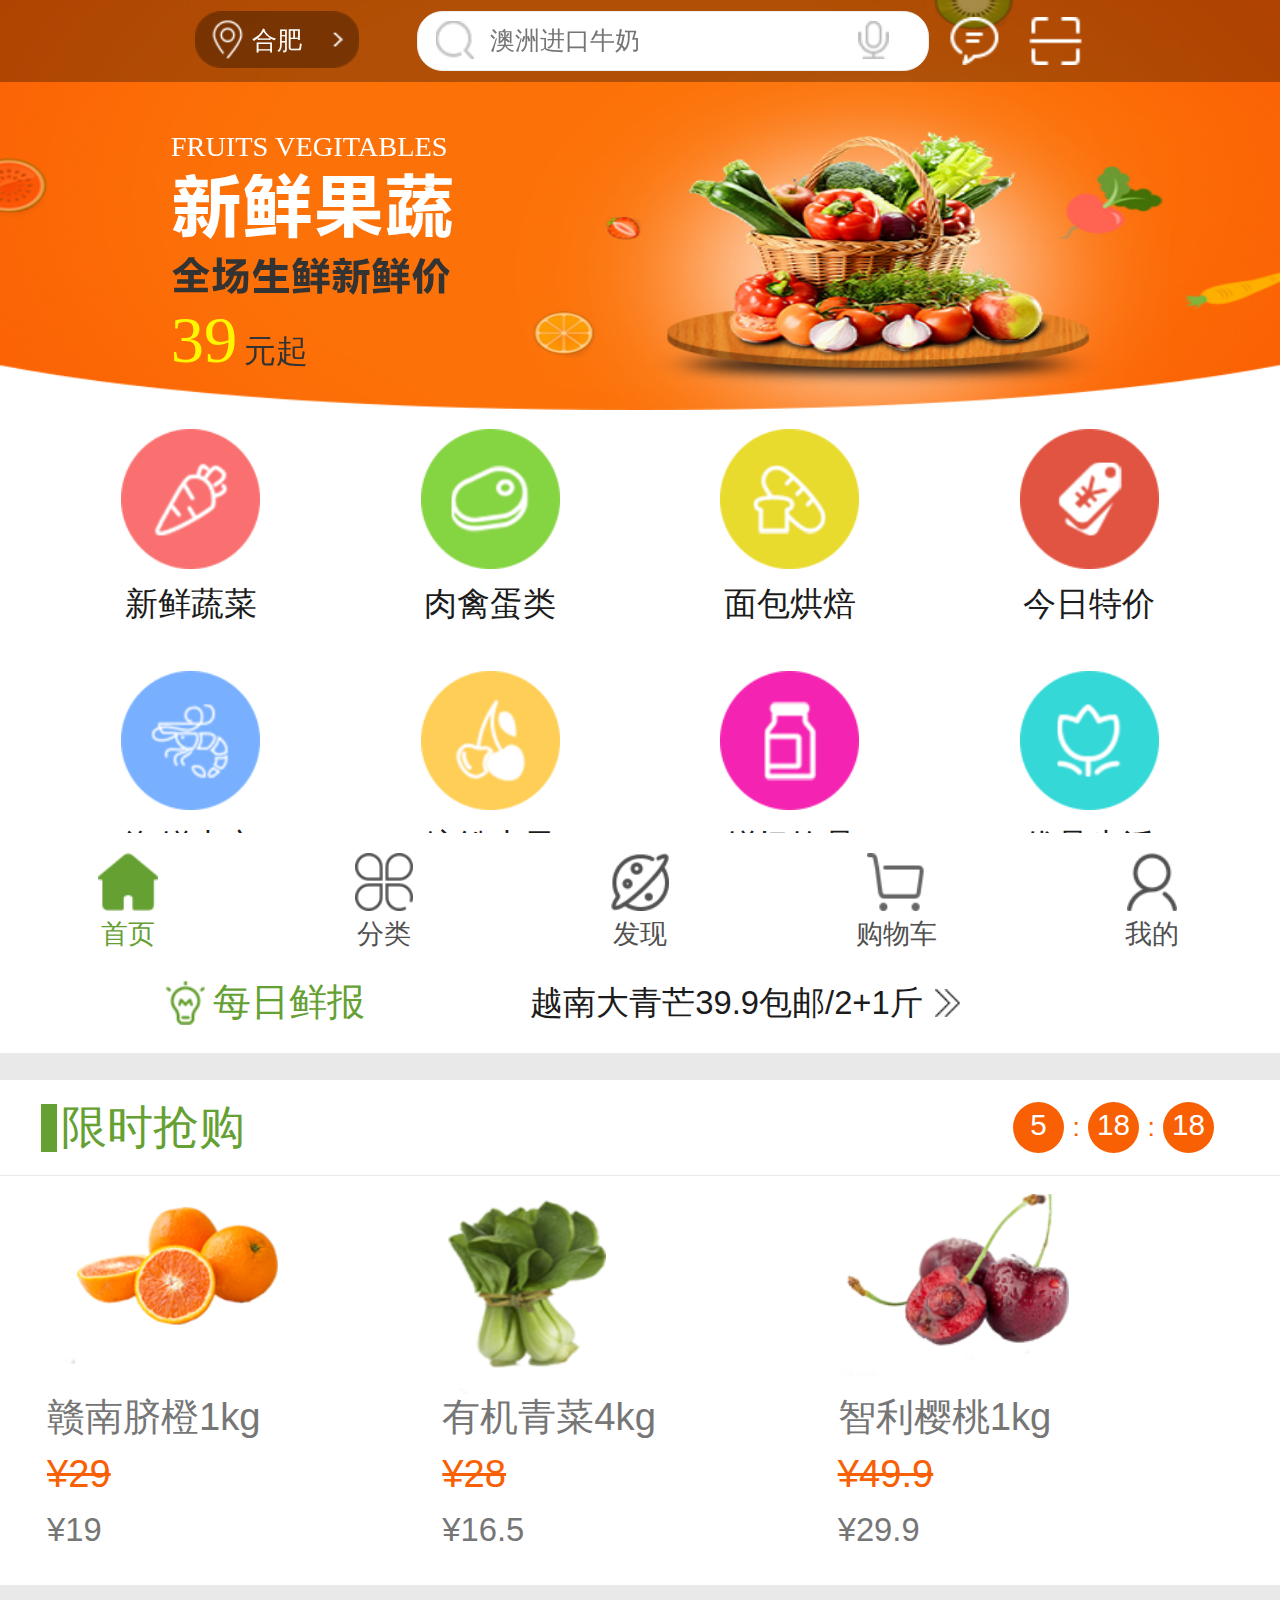
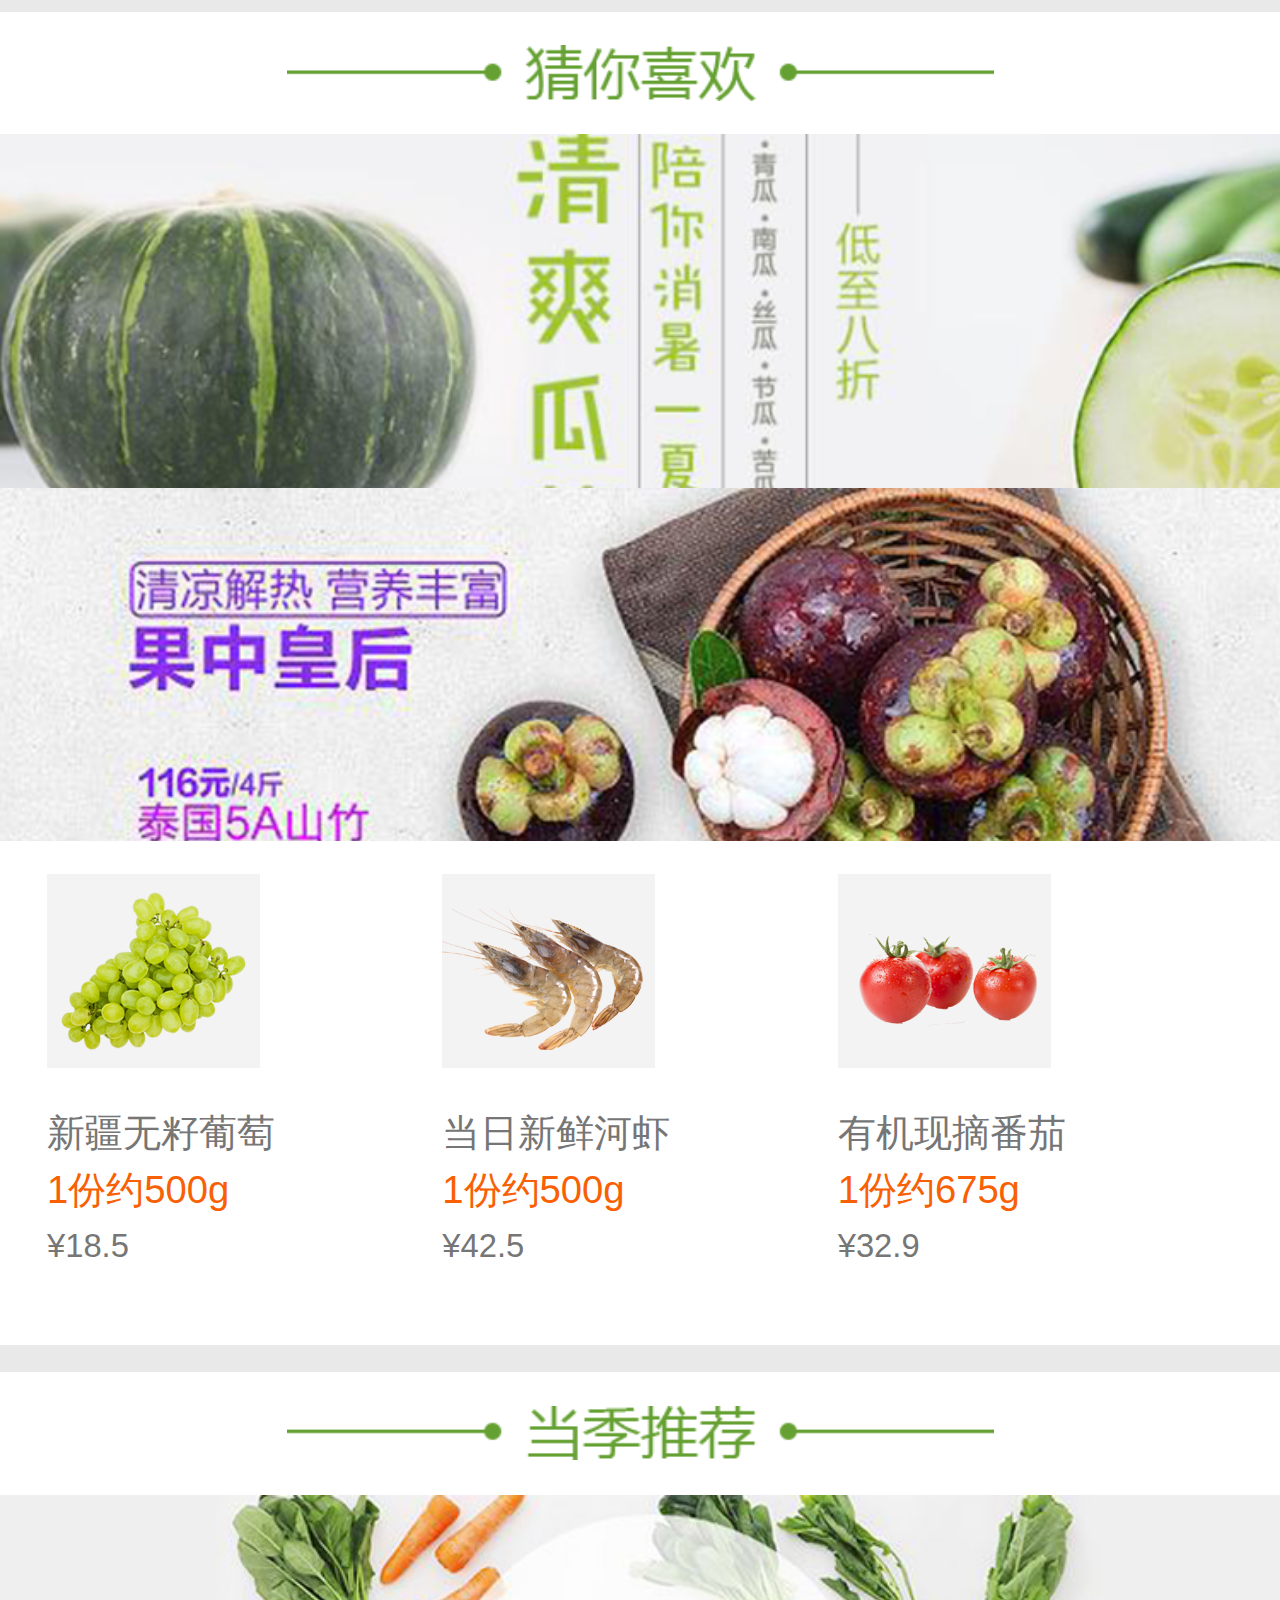
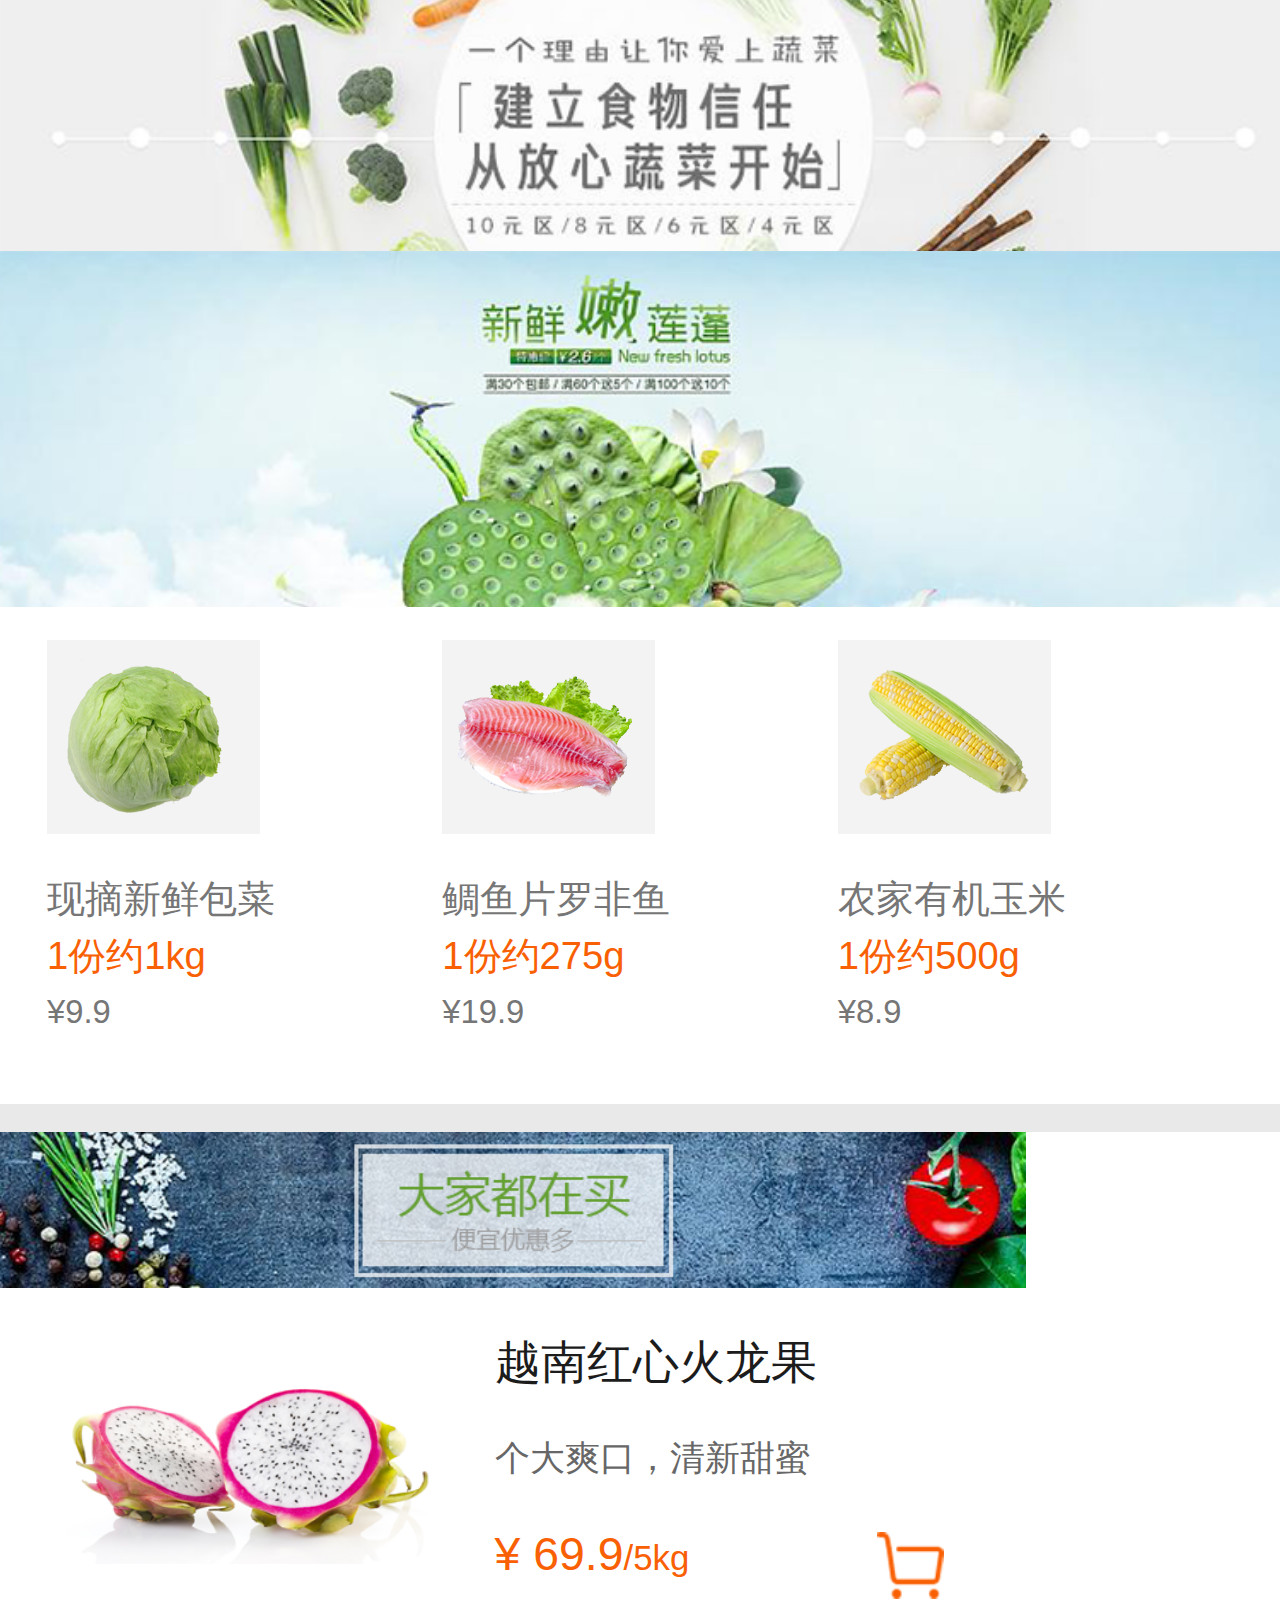
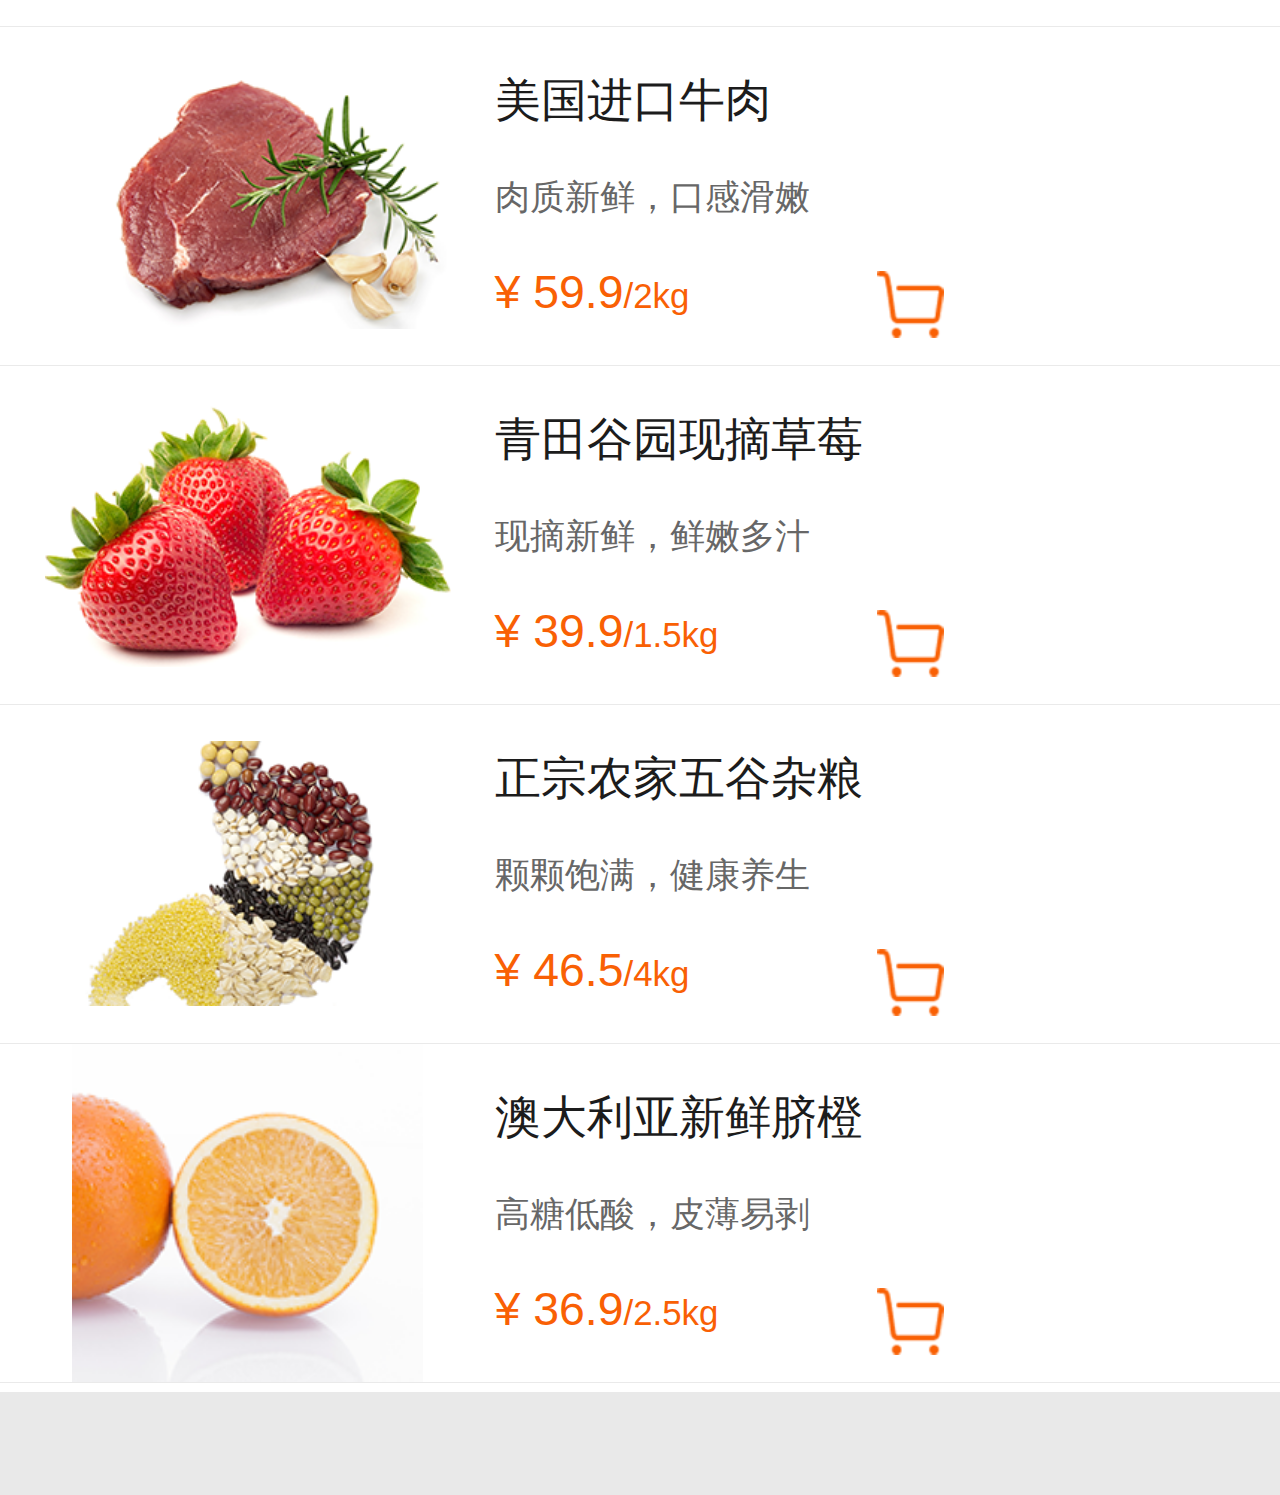
<file: index.html>
<!doctype html>
<html>
<head>
    <meta charset="UTF-8">
    <meta name="viewport" content="width=device-width, initial-scale=1.0, maximum-scale=1.0, user-scalable=0">
    <title>首页</title>
    <link rel="stylesheet" href="css/reset.css">
    <link rel="stylesheet" href="css/index.css">
    <link rel="stylesheet" href="css/swiper-3.4.2.min.css">
    <script src="js/jquery-3.2.1.min.js"></script>
    <script src="js/swiper-3.4.2.jquery.min.js"></script>
    <script src="js/index.js"></script>
    <script src="js/time.js"></script>
    <style>
        @font-face{
            font-family:fzzhengheis-el-gbregular;
            src: url('font/HELVETI1.TTF');
            font-family:FZLTCHJW;
            src: url('font/FZLTCHJW.TTF');
        }
    </style>
    </head>
<body>
   <section class="banner">
       <div class="banner-nav content">
           <span class="nav-adress">合肥</span>
           <span class="nav-content">
               <img src="img/search.png" class="nav-serach-img">
               <input type="text" placeholder="澳洲进口牛奶" class="nav-search">
               <img src="img/voice.png" class="nav-voice">
               <div class="nav-icon"></div>
            </span>
           </span>
       </div>
        <div class="swiper-container">
            <div class="swiper-wrapper">
                <div class="swiper-slide">
                    <img src="img/banner.png">
                    <p class="swiper-slide-tit">FRUITS VEGITABLES</p>
                    <p class="swiper-font">新鲜果蔬</p>
                    <p class="swiper-tit-se">全场生鲜新鲜价</p>
                    <p class="siper-tit-th">39 <span>元起</span></p>
                    </div>
                <div class="swiper-slide"><img src="img/banner2.jpg"></div>
                <div class="swiper-slide"><img src="img/banner3.jpg"></div>
                <div class="swiper-slide"><img src="img/banner4.jpg"></div>
            </div>
            <!--<div class="swiper-pagination"></div>-->
        </div> 
    </section>
    <section class="nav">
        <div class="content nav-item">
            <div class="nav-show">
            <a href="###" class="nav-sider">
                <div class="nav-sider-img">
                    <img src="img/vegetables.png">
                </div>
                <p>新鲜蔬菜</p>
            </a>
            <a href="###" class="nav-sider">
                <div class="nav-sider-img">
                    <img src="img/seafood.png">
                </div>
                <p>海鲜水产</p>
            </a>
            <a href="###" class="nav-sider">
                <div class="nav-sider-img">
                    <img src="img/meet.png">
                </div>
                <p>肉禽蛋类</p>
            </a>
            <a href="###" class="nav-sider">
                <div class="nav-sider-img">
                    <img src="img/fruit.png">
                </div>
                <p>缤纷水果</p>
            </a>
            <a href="###" class="nav-sider">
                <div class="nav-sider-img">
                    <img src="img/bread.png">
                </div>
                <p>面包烘焙</p>
            </a>
            <a href="###" class="nav-sider">
                <div class="nav-sider-img">
                    <img src="img/milk.png">
                </div>
                <p>鲜奶饮品</p>
            </a>
            <a href="###" class="nav-sider">
                <div class="nav-sider-img">
                    <img src="img/suprise.png">
                </div>
                <p>今日特价</p>
            </a>
            <a href="###" class="nav-sider">
                <div class="nav-sider-img">
                    <img src="img/evaluate.png">
                </div>
                <p>优品生活</p>
            </a>
        </div>
        <div class="nav-show">
            <a href="###" class="nav-sider">
                <div class="nav-sider-img">
                    <img src="img/vegetables.png">
                </div>
                <p>新鲜蔬菜</p>
            </a>
            <a href="###" class="nav-sider">
                <div class="nav-sider-img">
                    <img src="img/seafood.png">
                </div>
                <p>海鲜水产</p>
            </a>
            <a href="###" class="nav-sider">
                <div class="nav-sider-img">
                    <img src="img/meet.png">
                </div>
                <p>肉禽蛋类</p>
            </a>
            <a href="###" class="nav-sider">
                <div class="nav-sider-img">
                    <img src="img/fruit.png">
                </div>
                <p>缤纷水果</p>
            </a>
            <a href="###" class="nav-sider">
                <div class="nav-sider-img">
                    <img src="img/bread.png">
                </div>
                <p>面包烘焙</p>
            </a>
            <a href="###" class="nav-sider">
                <div class="nav-sider-img">
                    <img src="img/milk.png">
                </div>
                <p>鲜奶饮品</p>
            </a>
            <a href="###" class="nav-sider">
                <div class="nav-sider-img">
                    <img src="img/suprise.png">
                </div>
                <p>今日特价</p>
            </a>
            <a href="###" class="nav-sider">
                <div class="nav-sider-img">
                    <img src="img/evaluate.png">
                </div>
                <p>优品生活</p>
            </a>
        </div>
        </div>
        <div class="nav-contrl">
            <div class="contrl-item conterl-active"></div>
            <div class="contrl-item"></div>
        </div>
        <div class="nav-foot content">
            <div class="nav-foot-tit">
               <img src="img/creative.png">
               <p>每日鲜报</p> 
            </div>
            <div class="nav-foot-content">
                <p>越南大青芒39.9包邮/2+1斤</p>
                <IMG src="img/more.png">
            </div>
        </div>
    </section> 
    <!--nav结束-->
    <section class="scare">
        <div class="scare-tit">
            <div class="scare-tit-content content">
                <div class="scare-tit-nav">
                    <p>限时抢购</p>
                </div>
                 <div class="scare-time">
                     <div class="time-circle" id="hours"></div>:
                     <div class="time-circle" id="minutes"></div>:
                     <div class="time-circle" id ="seconds"></div>
                 </div>
            </div>
        </div>
        <div class="scare-intro content">
            <div class="scare-intro-item">
                <div class="sacre-intro-img">
                    <img src="img/scare1.png">
                </div>
                <p class="sarcre-intro-tit">赣南脐橙1kg</p>
                <p class="sarcre-intro-tit spe-line">¥29</p>
                <p class="sarcre-intro-tit">¥19</p>
            </div>
            <div class="scare-intro-item">
                <div class="sacre-intro-img">
                    <img class="sacre-spe-img" src="img/scare.png">
                </div>
                <p class="sarcre-intro-tit">有机青菜4kg</p>
                <p class="sarcre-intro-tit spe-line">¥28</p>
                <p class="sarcre-intro-tit">¥16.5</p>
            </div>
            <div class="scare-intro-item">
                <div class="sacre-intro-img">
                    <img src="img/scare2.png">
                </div>
                <p class="sarcre-intro-tit">智利樱桃1kg</p>
                <p class="sarcre-intro-tit spe-line">¥49.9</p>
                <p class="sarcre-intro-tit">¥29.9</p>
            </div>
        </div>
    </section>
    <section class="like">
        <div class="like-nav content"></div>
        <div class="like-contetn"></div>
        <div class="like-contetn"></div>
        <div class="like-intro content">
            <div class="like-intro-content">
                <div class="like-intro-sider">
                    <img src="img/like-intro.png">
                </div>
                <p class="sarcre-intro-tit">新疆无籽葡萄</p>
                <p class="sarcre-intro-tit ">1份约500g</p>
                <p class="sarcre-intro-tit">¥18.5</p>                               
            </div>
            <div class="like-intro-content">
                <div class="like-intro-sider">
                    <img src="img/like-intro1.png">
                </div>
                <p class="sarcre-intro-tit">当日新鲜河虾</p>
                <p class="sarcre-intro-tit ">1份约500g</p>
                <p class="sarcre-intro-tit">¥42.5</p>
            </div>
            <div class="like-intro-content">
                <div class="like-intro-sider">
                    <img src="img/like-intro2.png">
                </div>
                <p class="sarcre-intro-tit">有机现摘番茄</p>
                <p class="sarcre-intro-tit">1份约675g</p>
                <p class="sarcre-intro-tit">¥32.9</p>
            </div>
        </div>
    </section>
    </section>
    <section class="recommend">
        <div class="recommend-nav content"></div>
        <div class="recommend-content"></div>
        <div class="recommend-content"></div>
        <div class="like-intro content">
            <div class="like-intro-content">
                <div class="like-intro-sider">
                    <img src="img/recomend-vegetables.png">
                </div>
                <p class="sarcre-intro-tit">现摘新鲜包菜</p>
                <p class="sarcre-intro-tit ">1份约1kg</p>
                <p class="sarcre-intro-tit">¥9.9</p>                               
            </div>
            <div class="like-intro-content">
                <div class="like-intro-sider">
                    <img src="img/fish.png">
                </div>
                <p class="sarcre-intro-tit">鲷鱼片罗非鱼</p>
                <p class="sarcre-intro-tit ">1份约275g</p>
                <p class="sarcre-intro-tit">¥19.9</p>
            </div>
            <div class="like-intro-content">
                <div class="like-intro-sider">
                    <img src="img/recomend-vegetables2.png">
                </div>
                <p class="sarcre-intro-tit">农家有机玉米</p>
                <p class="sarcre-intro-tit">1份约500g</p>
                <p class="sarcre-intro-tit">¥8.9</p>
            </div>
        </div>
    </section>
    <section class="family">
        <div class="family-nav"></div>
        <div class="family-content">
            <div class="family-content-img"></div>
            <div class="family-content-intro">
                <p class="family-intro-tit">越南红心火龙果</p>
                <p class="family-intro-tit">个大爽口，清新甜蜜</p>
                <p class="family-intro-tit">¥ 69.9<span>/5kg</span></p>
                <img src="img/cart.png">
            </div>
        </div>
        <div class="family-content">
            <div class="family-content-img family1"></div>
            <div class="family-content-intro">
                <p class="family-intro-tit">美国进口牛肉</p>
                <p class="family-intro-tit">肉质新鲜，口感滑嫩</p>
                <p class="family-intro-tit">¥ 59.9<span>/2kg</span></p>
                <img src="img/cart.png">
            </div>
        </div>
        <div class="family-content">
            <div class="family-content-img family2"></div>
            <div class="family-content-intro">
                <p class="family-intro-tit">青田谷园现摘草莓</p>
                <p class="family-intro-tit">现摘新鲜，鲜嫩多汁</p>
                <p class="family-intro-tit">¥ 39.9<span>/1.5kg</span></p>
                <img src="img/cart.png">
            </div>
        </div>
        <div class="family-content">
            <div class="family-content-img family3"></div>
            <div class="family-content-intro">
                <p class="family-intro-tit">正宗农家五谷杂粮</p>
                <p class="family-intro-tit">颗颗饱满，健康养生</p>
                <p class="family-intro-tit">¥ 46.5<span>/4kg</span></p>
                <img src="img/cart.png">
            </div>
        </div>
        <div class="family-content">
            <div class="family-content-img family4"></div>
            <div class="family-content-intro">
                <p class="family-intro-tit">澳大利亚新鲜脐橙</p>
                <p class="family-intro-tit">高糖低酸，皮薄易剥</p>
                <p class="family-intro-tit">¥ 36.9<span>/2.5kg</span></p>
                <img src="img/cart.png">
            </div>
        </div>
    </section>
    <section class="footer">
        <div class="footer-content">
            <img src="img/home_fill.png">
            <p class="footer-intro footer-intro-active">首页</p>
        </div>
        <div class="footer-content">
            <img src="img/all.png">
            <p class="footer-intro ">分类</p>
        </div>
        <div class="footer-content">
            <img src="img/discover.png">
            <p class="footer-intro ">发现</p>
        </div>
        <div class="footer-content">
            <img src="img/foot-cart .png">
            <p class="footer-intro">购物车</p>
        </div>
        <div class="footer-content">
            <img src="img/people.png">
            <p class="footer-intro">我的</p>
        </div>
    </section>
</body>
<script>
         (function (doc, win) {
            var docEl = doc.documentElement,
                    resizeEvt = 'orientationchange' in window ? 'orientationchange' : 'resize',
                    recalc = function () {
                        var clientWidth = docEl.clientWidth;
                        if (!clientWidth) return;
                        if (clientWidth >= 768) {
                            docEl.style.fontSize = '76.8px';
                        }else {
                            docEl.style.fontSize = 75 * (clientWidth / 750) + 'px';
                        }
                        if(clientWidth >= 1000){
                            docEl.style.fontSize = '102.4px';
                        }
                    };
            if (!doc.addEventListener) return;
            win.addEventListener(resizeEvt, recalc, false);
            doc.addEventListener('DOMContentLoaded', recalc, false);
        })(document, window);
    </script>
<script>
$(document).ready(function(){
    var mySwiper = new Swiper(".swiper-container",{
        pagination: '.swiper-pagination',
        //paginationClickable: true,
        loop:true,
        //slidesPerView: 1,
        autoplay: 3000,
    })
    $(document).ready(function(){
      $(".footer-content:eq(0)").click(function() {  
             window.location.href="index.html";
        });
        $(".footer-content:eq(1)").click(function() {  
             window.location.href="classify.html";
        });
        $(".footer-content:eq(2)").click(function() {  
             window.location.href="guide.html";
        });
        $(".footer-content:eq(3)").click(function() {  
             window.location.href="detail.html";
        });
        $(".footer-content:eq(4)").click(function() {  
             window.location.href="login.html";
        });  
    }) 
})    
</script>
</html>
</file>
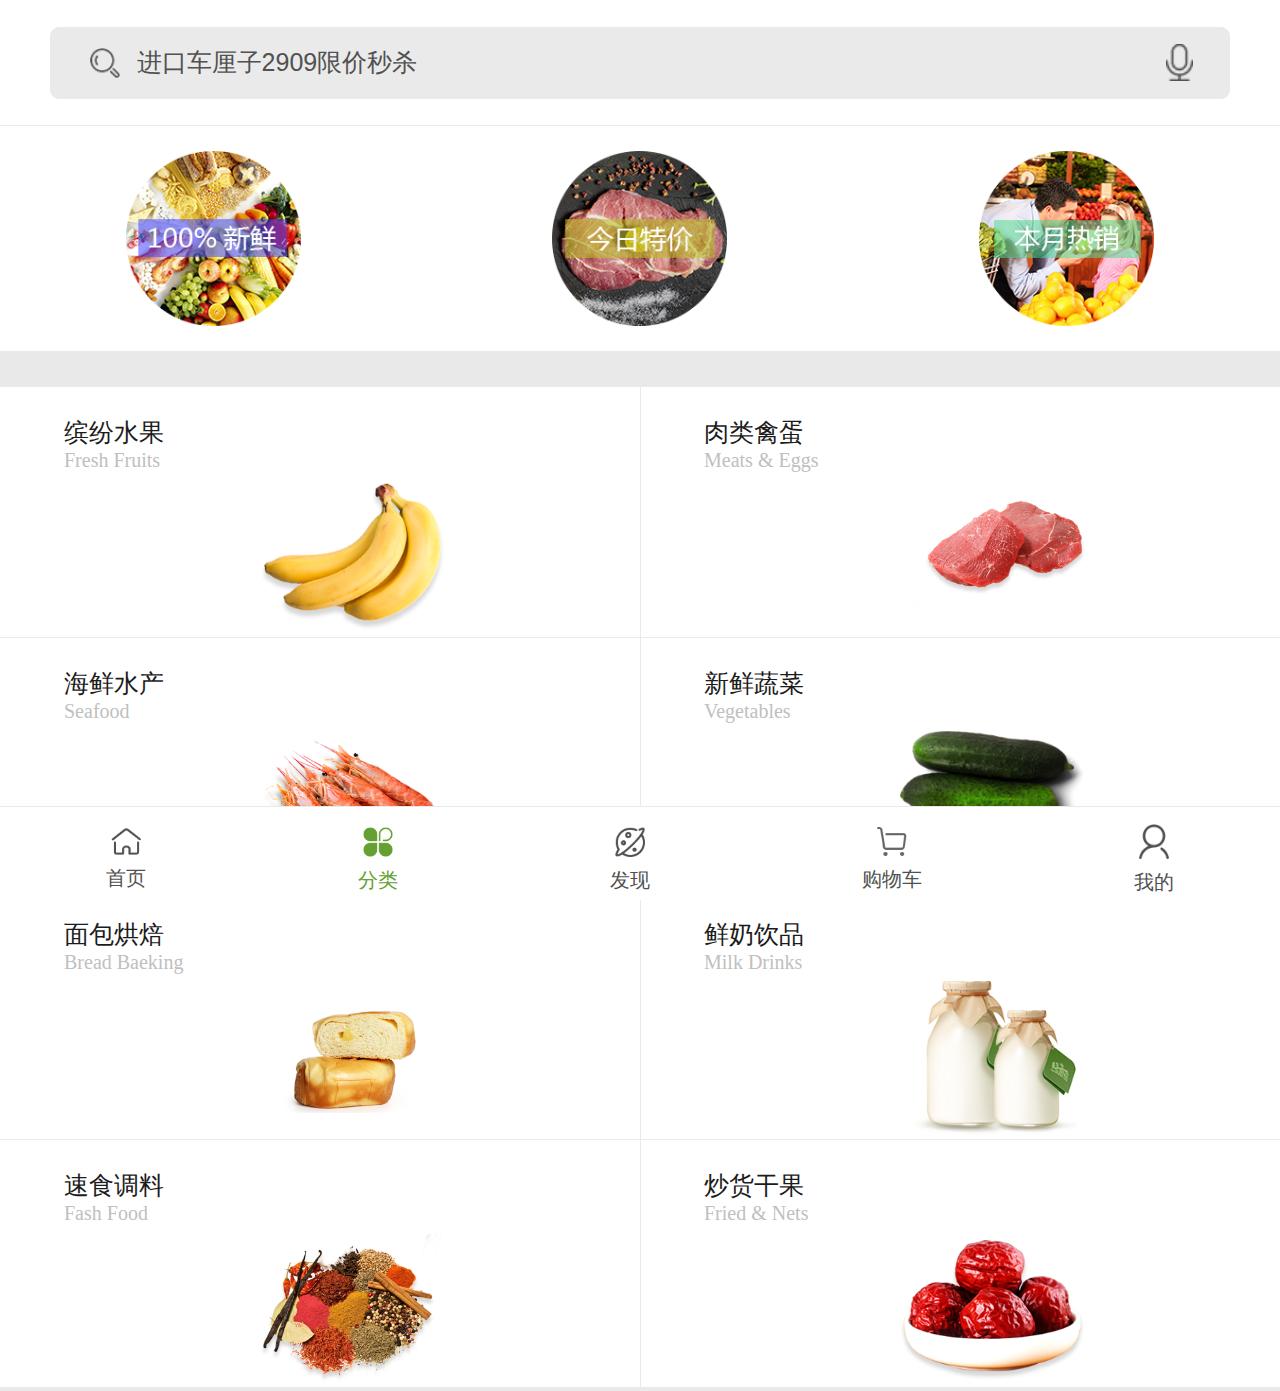
<file: classify.html>
<!DOCTYPE html>
<html lang="en">
<head>
    <meta charset="UTF-8" />
    <title>分类</title>
    <link rel="stylesheet" type="text/css" href="css/ware.css">
    <meta name="viewport" content="width=device-width, initial-scale=1.0, maximum-scale=1.0, user-scalable=0" />
</head>
<body>
<header>
    <div class="form">
        <img src="image/ss.png" alt="">
        <input type="search" name="" value="进口车厘子2909限价秒杀">
        <img src="image/yy.png" alt="" class="right_img">
    </div>
</header>
<div class="nav">
    <img src="image/new.png" alt="">
    <img src="image/tod.png" alt="">
    <img src="image/mon.png" alt="" >
</div>
<div class="main">
    <span></span>
    <div class="con">
        <p>缤纷水果</p>
        <p class="text">Fresh Fruits</p>
        <div class="frut">
            <img src="image/Bananas1.png" alt="">
        </div>
    </div>
    <div class="con">
        <p>肉类禽蛋</p>
        <p class="text">Meats & Eggs</p>
        <div class="frut">
            <img src="image/r.png" alt="">
        </div>
    </div>
    <div class="con">
        <p>海鲜水产</p>
        <p class="text">Seafood</p>
        <div class="frut">
            <img src="image/x.png" alt="">
        </div>
    </div>
    <div class="con">
        <p>新鲜蔬菜</p>
        <p class="text">Vegetables</p>
        <div class="frut">
            <img src="image/Cucumbers.png" alt="">
        </div>
    </div>
    <div class="con">
        <p>面包烘焙</p>
        <p class="text">Bread Baeking</p>
        <div class="frut">
            <img src="image/mb.png" alt="">
        </div>
    </div>
    <div class="con">
        <p>鲜奶饮品</p>
        <p class="text">Milk Drinks</p>
        <div class="frut">
            <img src="image/milk.png" alt="">
        </div>
    </div>
    <div class="con">
        <p>速食调料</p>
        <p class="text">Fash Food</p>
        <div class="frut">
            <img src="image/l.png" alt="">
        </div>
    </div>
    <div class="con">
        <p>炒货干果</p>
        <p class="text">Fried & Nets</p>
        <div class="frut">
            <img src="image/z.png" alt="">
        </div>
    </div>
</div>
<div class="footer">
    <ul>
        <a href="index.html"><img src="image/home.png" alt="">首页</a>
        <a href="###"><img src="image/fl.png" alt="">分类</a>
        <a href="guide.html"><img src="image/discover.png" alt="">发现</a>
        <a href="detail.html"><img src="image/foot-cart.png" alt="">购物车</a>
        <a href="login.html"><img src="image/people.png" alt="">我的</a>
    </ul>
</div>
</body>
</html>
</file>
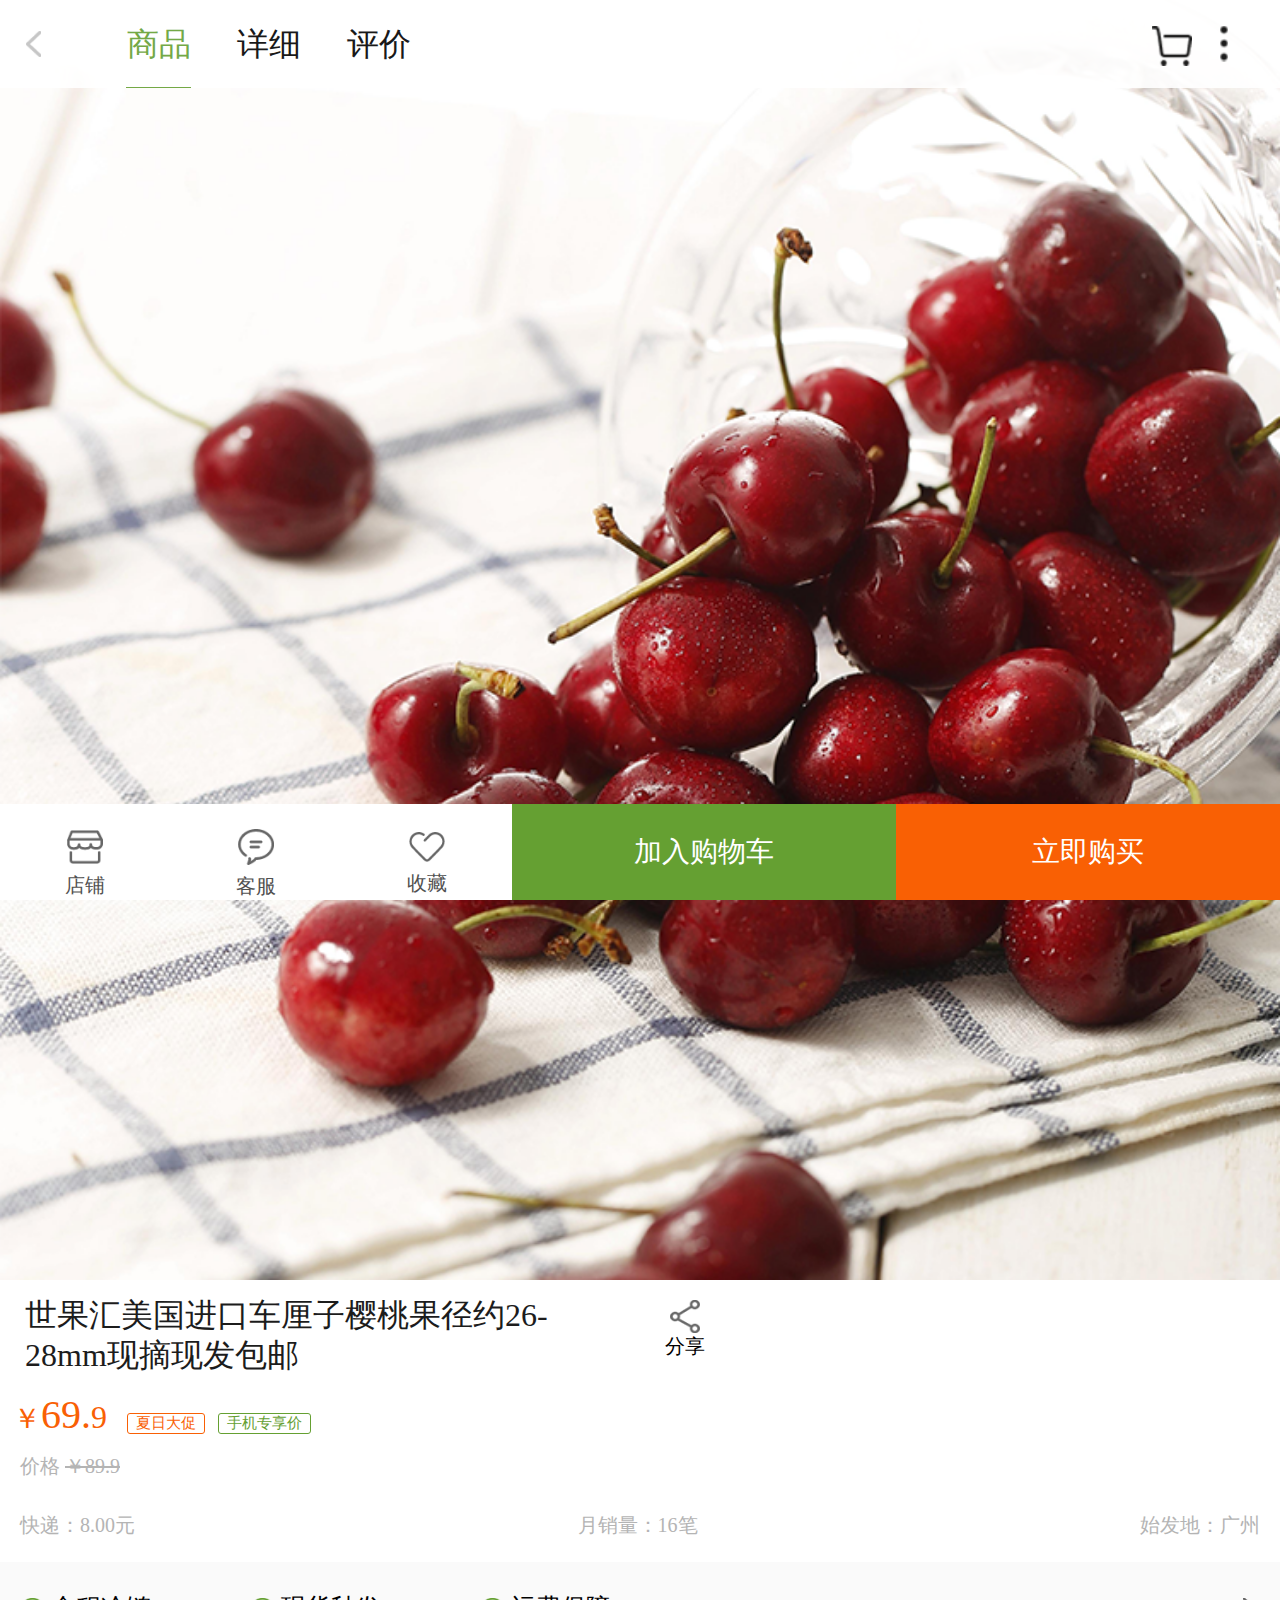
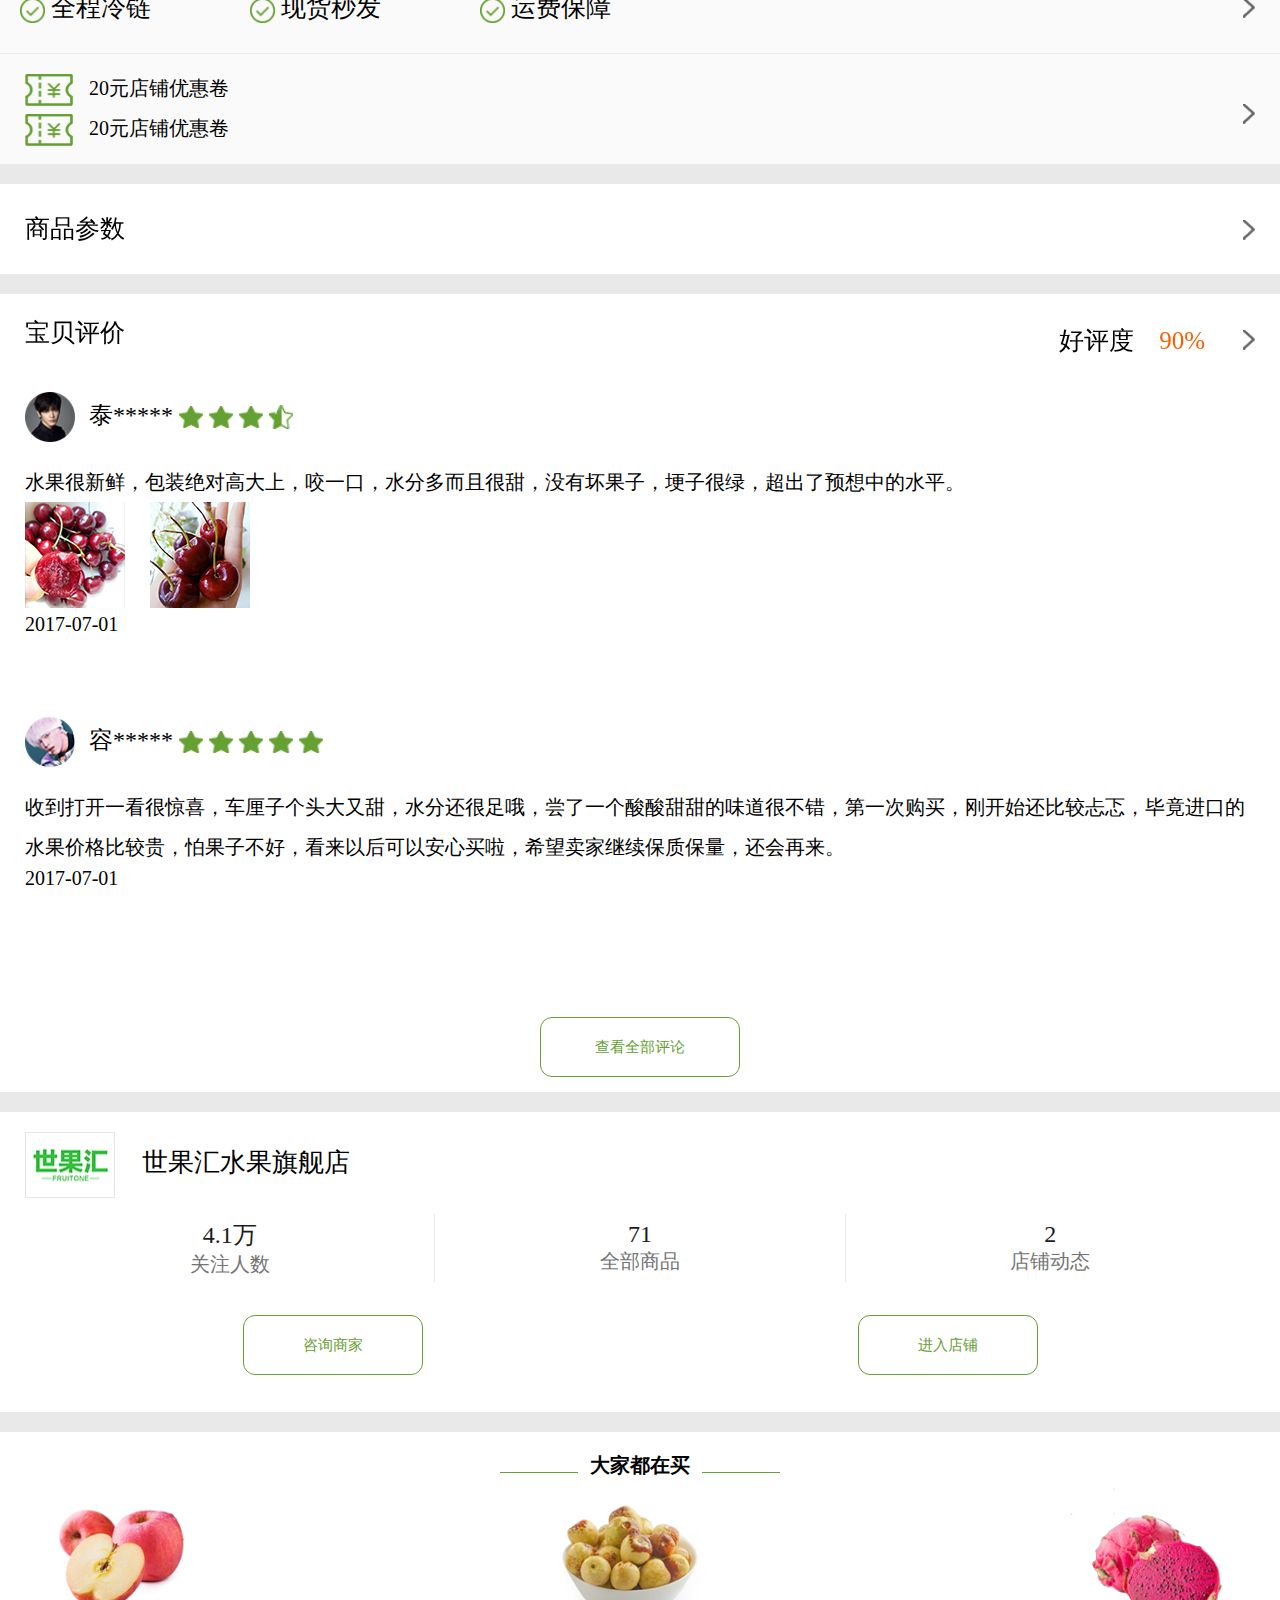
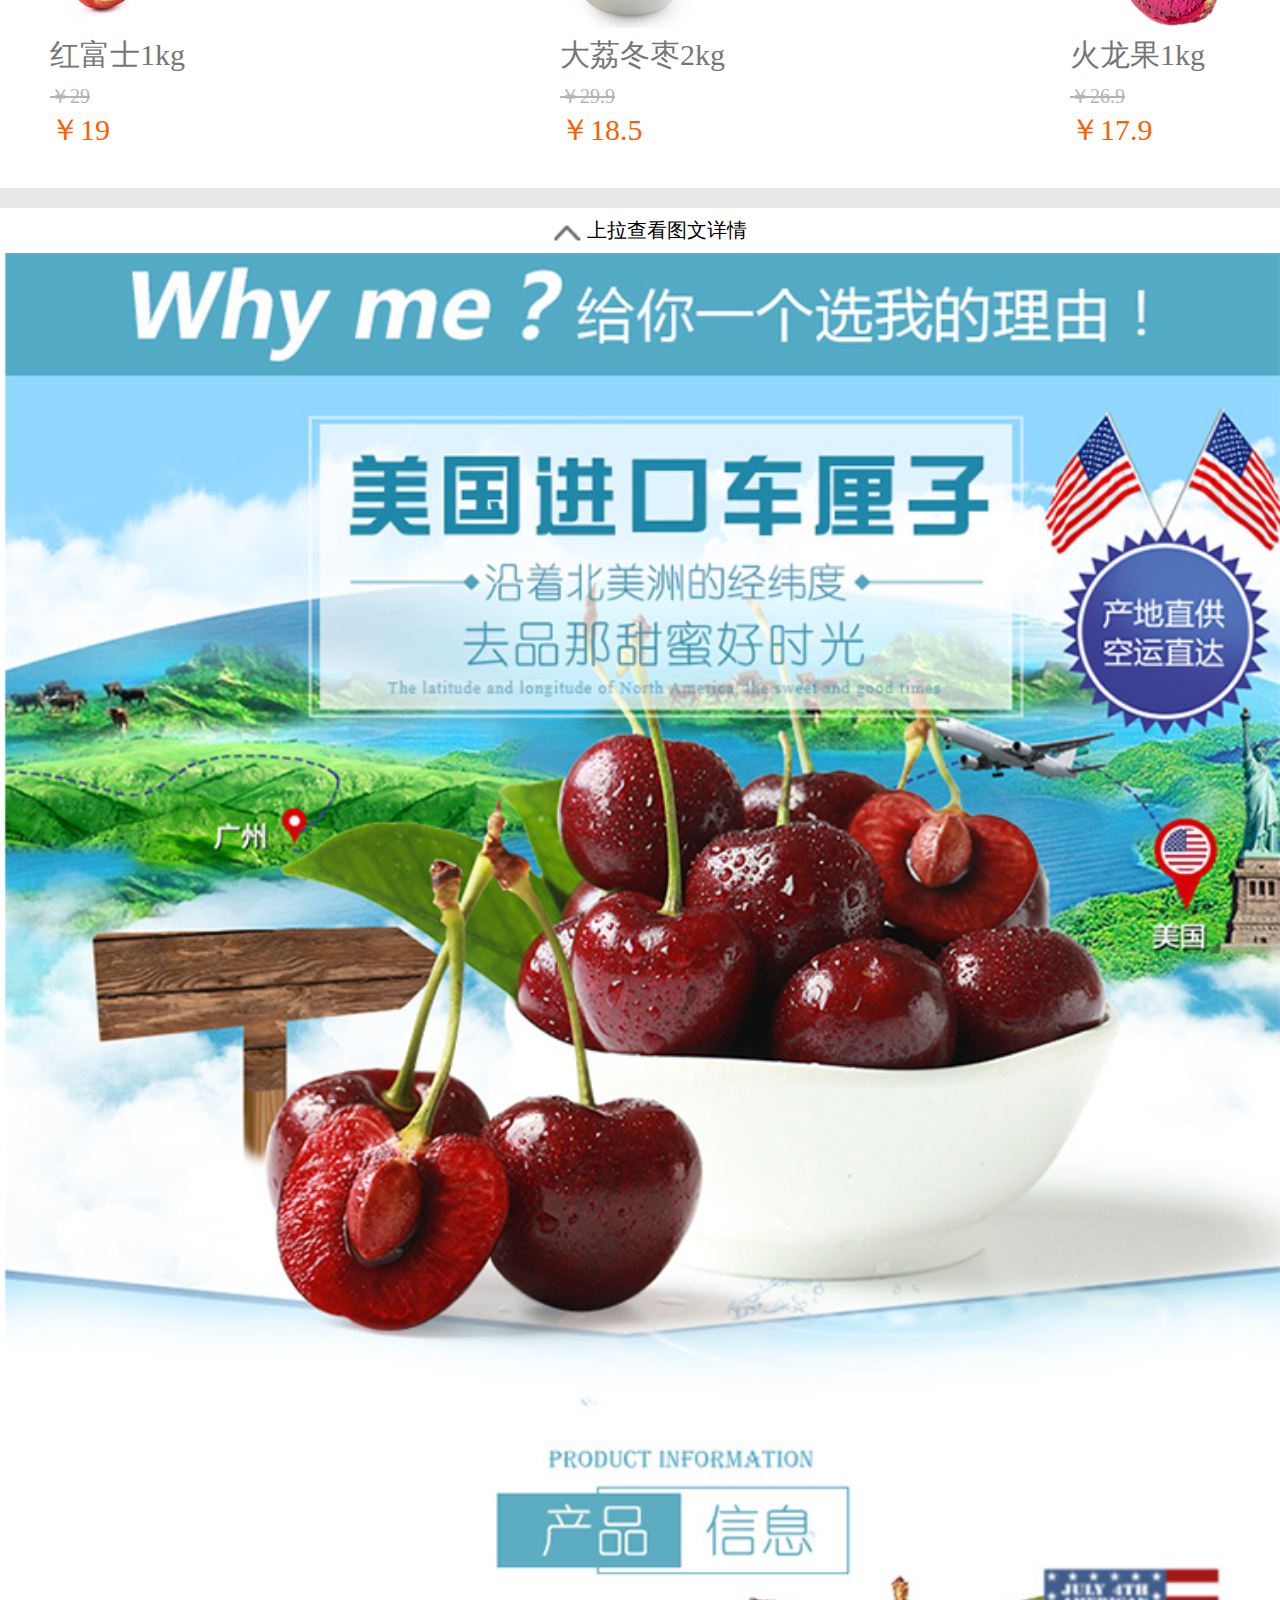
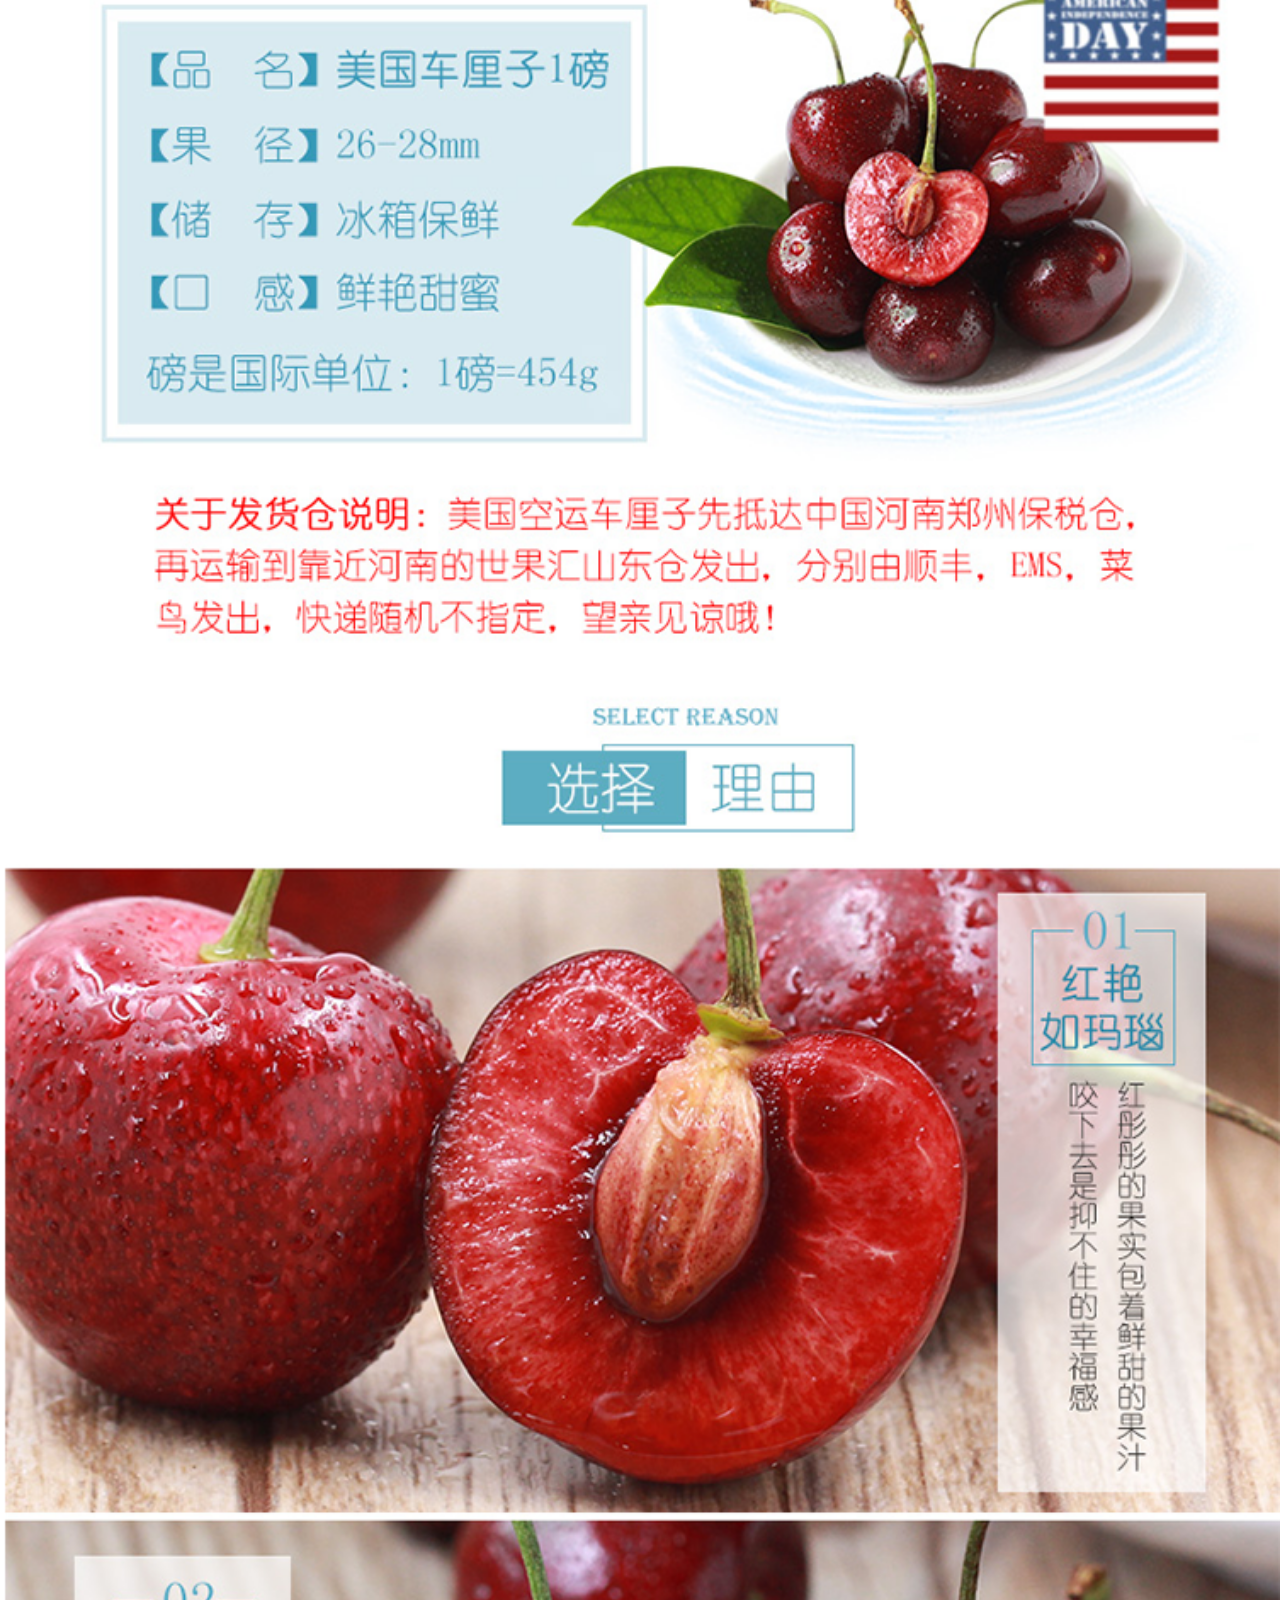
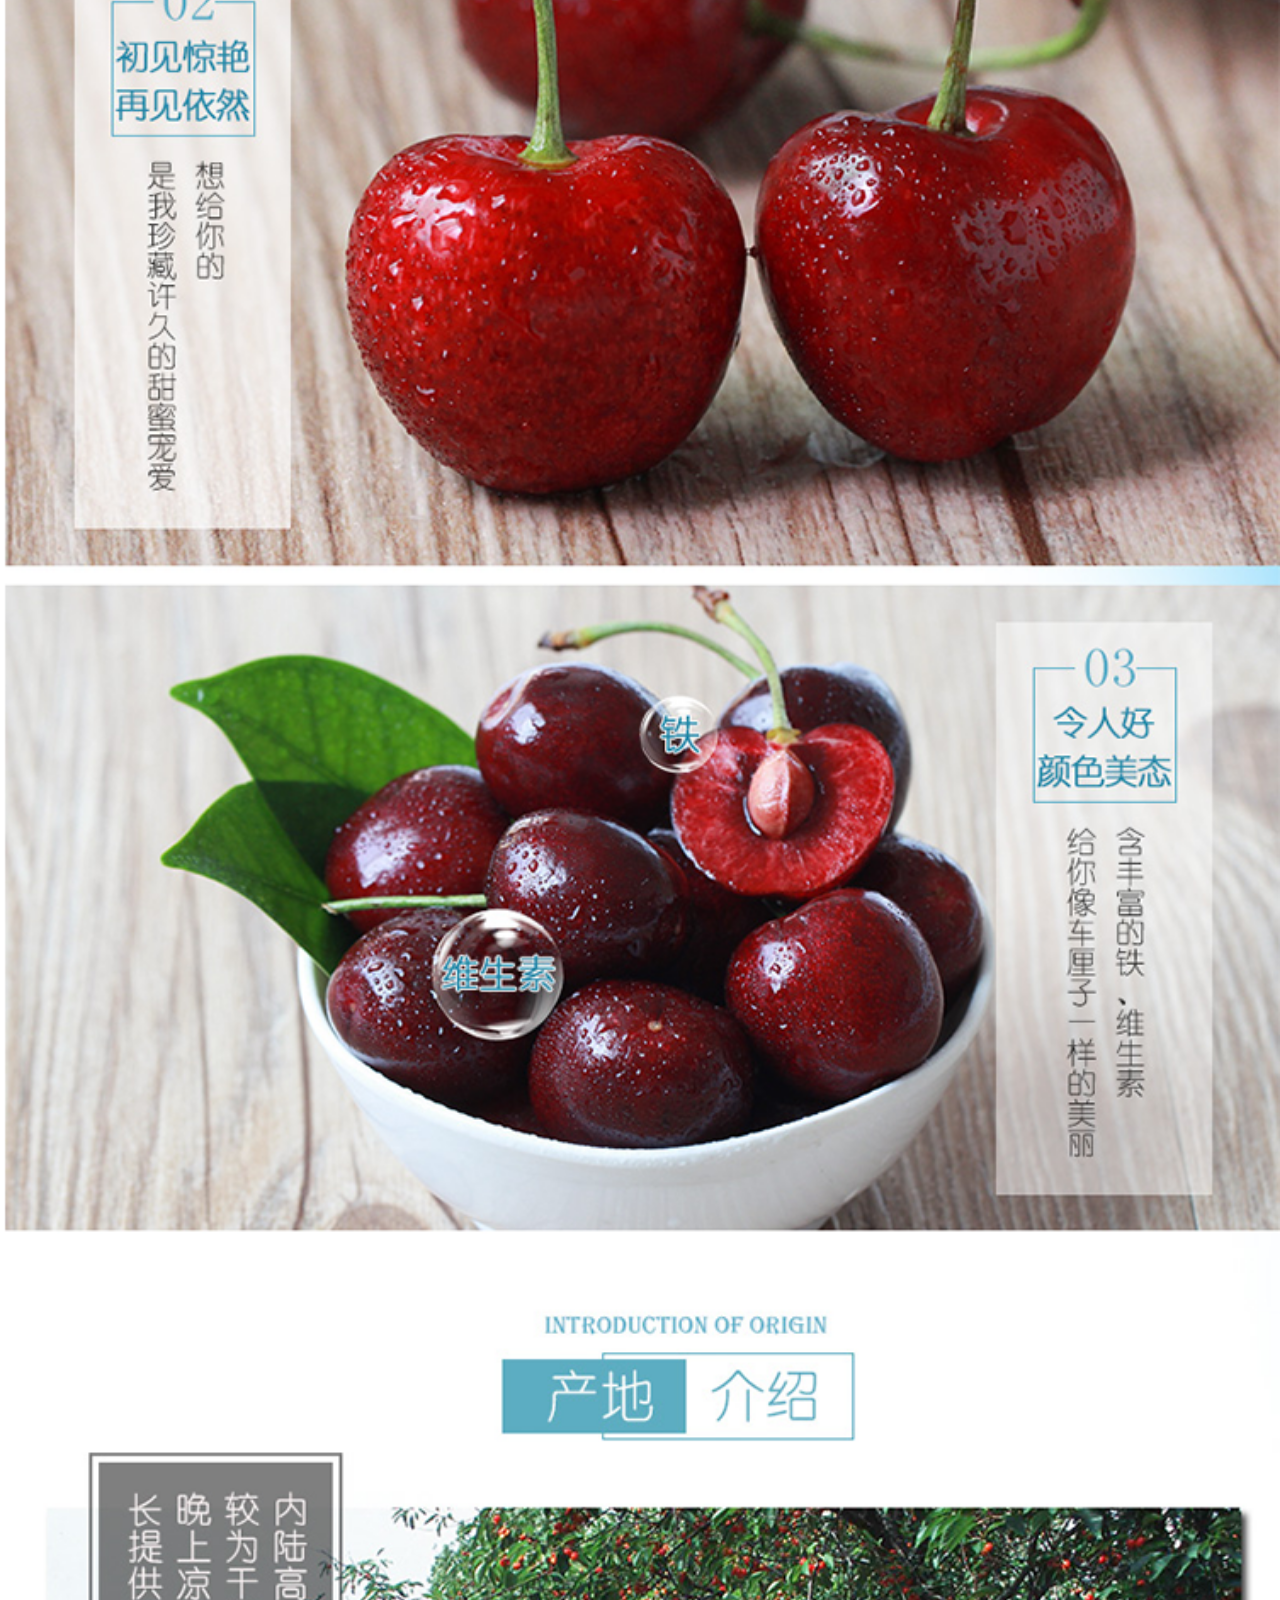
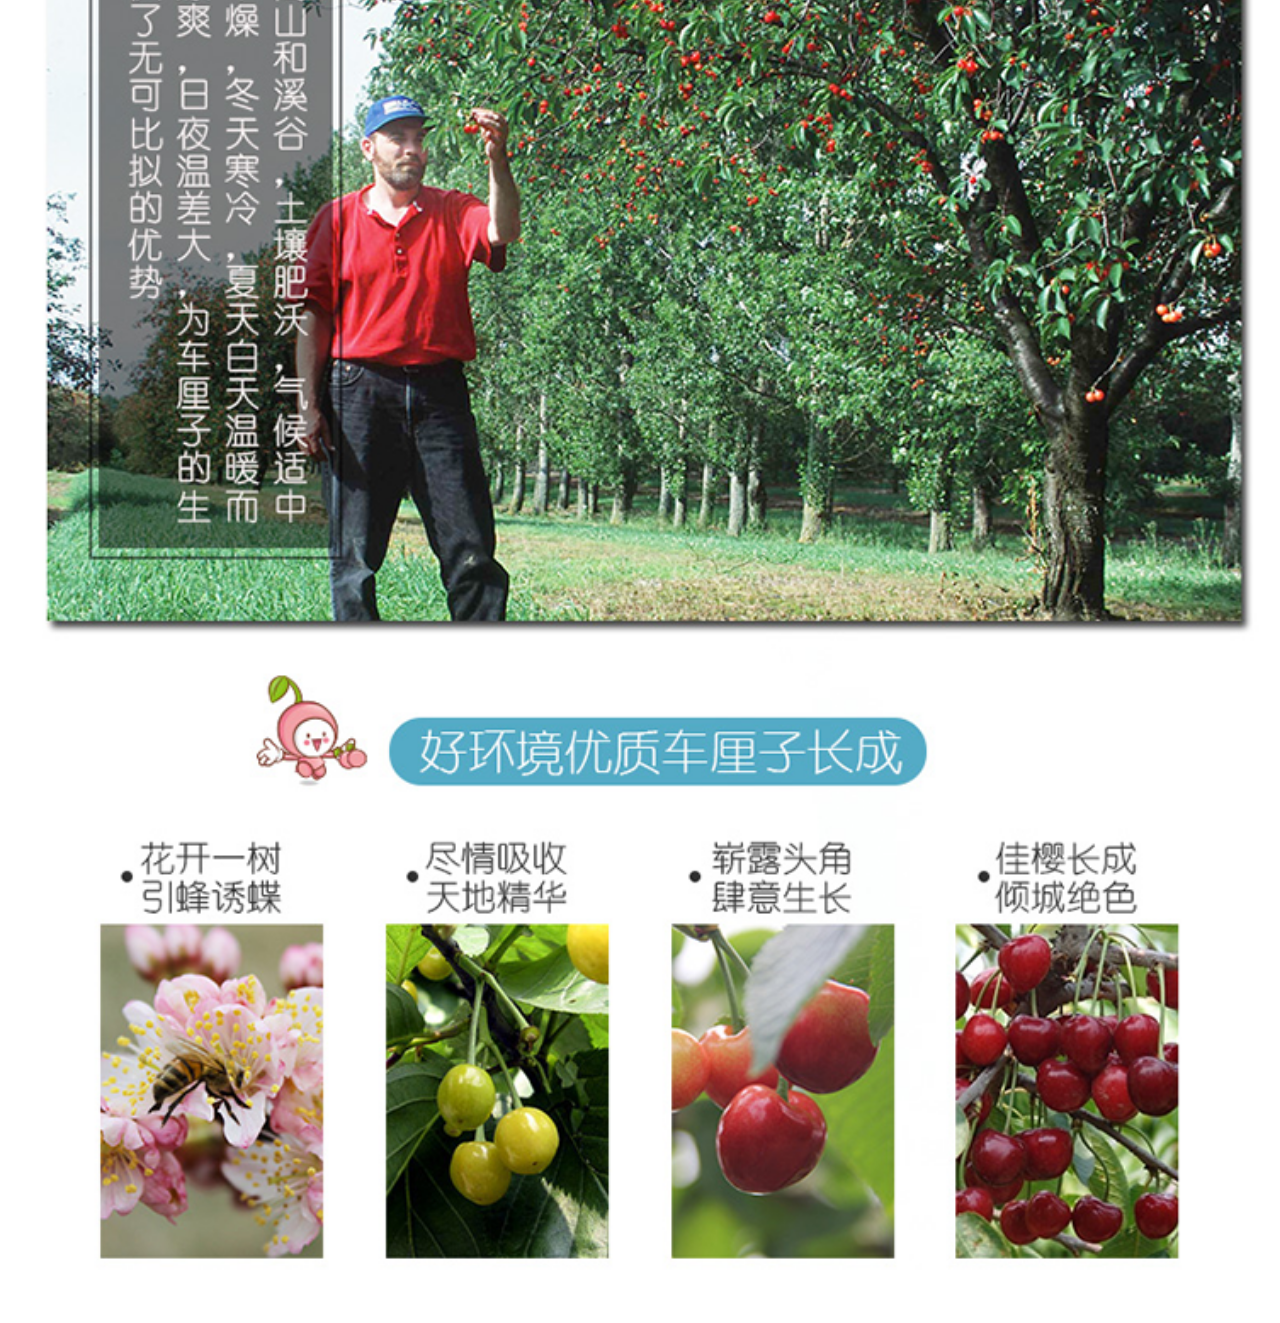
<file: detail.html>
<!DOCTYPE html>
<html>
<head>
    <meta charset="UTF-8">
    <link rel="stylesheet" href="css/xq.css">
    <meta name="viewport" content="width=device-width, initial-scale=1.0, maximum-scale=1.0, user-scalable=0" />
    <title>详情页</title>
</head>
<body>
    <div class="content">
        <div class="header">
            <img src="image/right1.png" alt="" class="img_1">
            <span class="span_1">商品</span>
            <span>详细</span>
            <span>评价</span>
            <img src="image/cart.png" alt="" class="img_2">
            <img src="image/dian.png" alt="" class="img_3">
        </div>
    </div>
    <img src="image/1.png" alt="" class="img_4">
    <div class="title">
        <p>世果汇美国进口车厘子樱桃果径约26-28mm现摘现发包邮</p>
        <div><img src="image/share.png" alt=""><span>分享</span></div>
    </div>
    <div class="prc"><span class="prc_1"><b>￥</b>69.</span><span class="span_2">9</span><span class="span_3">夏日大促</span><span class="span_4">手机专享价</span></div>
    <div class="prc_con">价格 <del>￥89.9</del></div>
    <div class="prc_2">
        <span>快递：8.00元</span>
        <span>月销量：16笔</span>
        <span>始发地：广州</span>
    </div>
    <div class="prc_3">
        <span class="m_r"><img src="image/round_check.png" alt=""> 全程冷链</span>
        <span class="m_r"><img src="image/round_check.png" alt=""> 现货秒发</span>
        <span><img src="image/round_check.png" alt=""> 运费保障</span>
        <img src="image/right.png" alt="" class="img_5">
    </div>
    <div class="prc_4">
        <span><img src="image/yh.png" alt=""> 20元店铺优惠卷</span>
        <span><img src="image/yh.png" alt=""> 20元店铺优惠卷</span>
        <img src="image/right.png" alt="" class="img_6">
    </div>
    <div class="bgc_1"></div>
    <div class="con_1">
        <span>商品参数</span>
        <img src="image/right.png" alt="" class="img_7">
    </div>
    <div class="bgc_1"></div>
    <div class="con_2">
        <span>宝贝评价</span>
        <div class="span_5">好评度<span>90%</span></div>
        <img src="image/right.png" alt="" class="img_7">
    </div>
    <div class="cont_3">
        <div class="cont_3_top">
            <div class="cont_3_tit">
                <img src="image/t1.png" alt="" class="img">
                泰*****
                <img src="image/xx.png" alt="">
                <img src="image/xx.png" alt="">
                <img src="image/xx.png" alt="">
                <img src="image/bxx.png" alt="">
            </div>
            <div class="cont_3_txt">
                水果很新鲜，包装绝对高大上，咬一口，水分多而且很甜，没有坏果子，埂子很绿，超出了预想中的水平。
            </div>
            <div class="cont_3_img">
                <img src="image/t3.png" alt="">
                <img src="image/t4.png" alt="">
            </div>
            <div class="cont_3_time">2017-07-01</div>
        </div>
        <div class="cont_3_top m_t">
            <div class="cont_3_tit">
                <img src="image/t2.png" alt="" class="img">
                容*****
                <img src="image/xx.png" alt="">
                <img src="image/xx.png" alt="">
                <img src="image/xx.png" alt="">
                <img src="image/xx.png" alt="">
                <img src="image/xx.png" alt="">
            </div>
            <div class="cont_3_txt">
                收到打开一看很惊喜，车厘子个头大又甜，水分还很足哦，尝了一个酸酸甜甜的味道很不错，第一次购买，刚开始还比较忐忑，毕竟进口的水果价格比较贵，怕果子不好，看来以后可以安心买啦，希望卖家继续保质保量，还会再来。
            </div>
            <div class="cont_3_time">2017-07-01</div>
        </div>
        <div class="but">
            <button>查看全部评论</button>
        </div>
    </div>
    <div class="bgc_1"></div>
    <div class="cont_4">
        <div class="cont_4_tit">
            <img src="image/sgh.png" alt="">
            世果汇水果旗舰店
        </div>
        <div class="cont_4_con">
            <span class="b_r">
                <abbr>4.1万</abbr>关注人数
            </span>
             <span class="b_r">
                <abbr>71</abbr>全部商品
            </span>
            <span><abbr>2</abbr>店铺动态</span>
        </div>
        <div class="cont_4_ft">
            <div><button>咨询商家</button></div>
            <div><button>进入店铺</button></div>
        </div>
    </div>
    <div class="bgc_1"></div>
    <div class="cont_5">
        <div class="cont_5_tit">
            <b>大家都在买</b>
        </div>
        <div class="cont_5_con">
            <div class="cont_5_lf">
                <img src="image/t5.png" alt="" class="img_8">
                <span>红富士1kg</span>
                <del class="del_1">￥29</del>
                <span class="span_6">￥19</span>
            </div>
            <div class="cont_5_lf">
                <img src="image/t6.png" alt="" class="img_8">
                <span class="span_7">大荔冬枣2kg</span>
                <del class="del_1">￥29.9</del>
                <span class="span_6">￥18.5</span>
            </div>
            <div class="cont_5_lf">
                <img src="image/t7.png" alt="" class="img_9">
                <span>火龙果1kg</span>
                <del class="del_1">￥26.9</del>
                <span class="span_6">￥17.9</span>
            </div>
        </div>
    </div>
    <div class="bgc_1"></div>
    <div class="cont_6"><img src="image/right.png" alt="" class="img_10">上拉查看图文详情</div>
    <img src="image/p1.png" alt="" class="img_11">
<div class="footer">
    <ul>
        <a href=""><img src="image/shop1.png" alt="">店铺</a>
        <a href=""><img src="image/message.png" alt="">客服</a>
        <a href=""><img src="image/like.png" alt="">收藏</a>
    </ul>
      <a href="login.html"><p class="green">加入购物车</p></a>
      <a href="login.html"><p class="ora">立即购买</p></a>
</div>
</body>
</html>
</file>
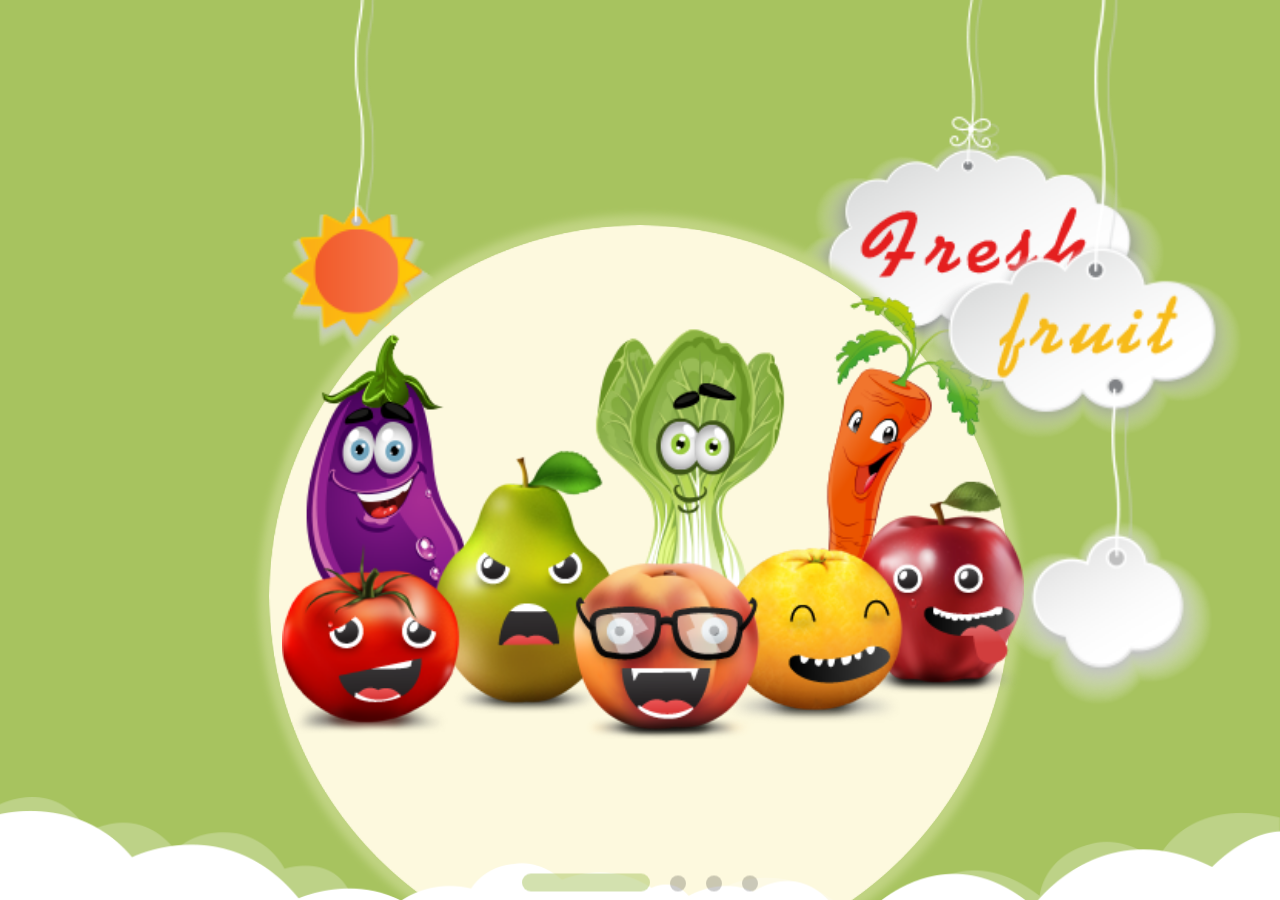
<file: guide.html>
<!doctype html>
<html>
<head>
<meta http-equiv="Content-Type" content="text/html; charset=utf-8">
<meta name="viewport"  content="maximum-scale=1.0,minimum-scale=1.0,user-scalable=0,width=device-width,initial-scale=1.0" >
<title>weijian</title>
<link rel="stylesheet" href="css/reset1.css" type="text/css">
<script src="js/jquery-3.2.1.min.js"></script>
 <link rel="stylesheet" href="css/swiper.min.css">
 <link rel="stylesheet" href="css/gd.css">
 <link rel="stylesheet" href="css/animate.min.css">
 <script src="js/swiper.jquery.min.js"></script>
 <style>
   .swiper-pagination-bullet-active{ 
       opacity:0.5; background:#A7C35F;
       width: 5vw;height: 1vh;
       border-radius: 0.5vh;
       }
 </style>
</head>

<body>
<div class="swiper-container">
    <div class="swiper-wrapper">
        <div class="swiper-slide s1">
                  <img src="img/gd/sun.png" class="sun animated pulse infinite">
                  <img src="img/gd/yun3.png" class="yun3">
                  <img src="img/gd/yun4.png" class="yun4">
                  <img src="img/gd/yuan1.png" class="yuan1">
                  <img src="img/gd/guoshu1.png" class="guoshu1 swing animated infinite" id="dowebok1">
                  <img src="img/gd/yc1.png" class="yc1">
                  <img src="img/gd/yc2.png" class="yc2">
                  <ul class="font1">
                      <li>原汁原味</li>
                      <li>全部来自原产地</li>
                      <li>100% 新鲜</li>
                  </ul>
        </div>
        <div class="swiper-slide s2">
                  <img src="img/gd/earth.png" class="earth">
                  <img src="img/gd/guoshu1.png" class="guoshu1 guoshu2 animated pulse infinite">
                  <img src="img/gd/yc1.png" class="yc1">
                  <img src="img/gd/yc2.png" class="yc2">
                  <img src="img/gd/dun.png" class="dun">
                  <ul class="font1">
                      <li>健康安全</li>
                      <li>全程冷链保鲜</li>
                      <li>安心到家</li>
                  </ul>
        </div>
        <div class="swiper-slide s3">
                  <img src="img/gd/yun1.png" class="cd1 animated fadeInRight infinite" id="dowebok1">
                  <img src="img/gd/yun1.png" class="cd2 animated fadeInRight infinite" id="dowebok1">
                  <img src="img/gd/yun1.png" class="cd3">
                  <img src="img/gd/feiji.png" class="feiji animated pulse infinite">
                  <img src="img/gd/guoshu2.png" class="guoshu3">
                  <img src="img/gd/yc1.png" class="yc1">
                  <img src="img/gd/yc2.png" class="yc2">
                  <ul class="font1 font2">
                      <li>闪电配送</li>
                      <li>快捷直达 服务至上</li>
                      <li>新鲜尽享</li>
                  </ul>
        </div>
        <div class="swiper-slide s4">
                  <img src="img/gd/shop.png" class="shop animated bounceInDown infinite" id="dowebok">
                  <img src="img/gd/guoshu.png" class="guoshu4 animated bounceInDown infinite" id="dowebok">
                  <img src="img/gd/yc1.png" class="yc1">
                  <img src="img/gd/yc2.png" class="yc2">
                  <ul class="font1 font2">
                      <li>优惠多多</li>
                      <li>原地直发 省去中间价</li>
                      <li>美味实惠</li>
                  </ul>
                  <a href="index.html" class="skip">跳  过</a>
        </div>
    </div>
    <!-- 如果需要分页器 -->
    <div class="swiper-pagination big"></div>
</div>
</body>
<script type="text/javascript">
window.onload = function() {
    var mySwiper = new Swiper ('.swiper-container', {
    loop: true,
    
    // 如果需要分页器
    pagination: '.swiper-pagination'
  })
}
</script>
</html>
</file>
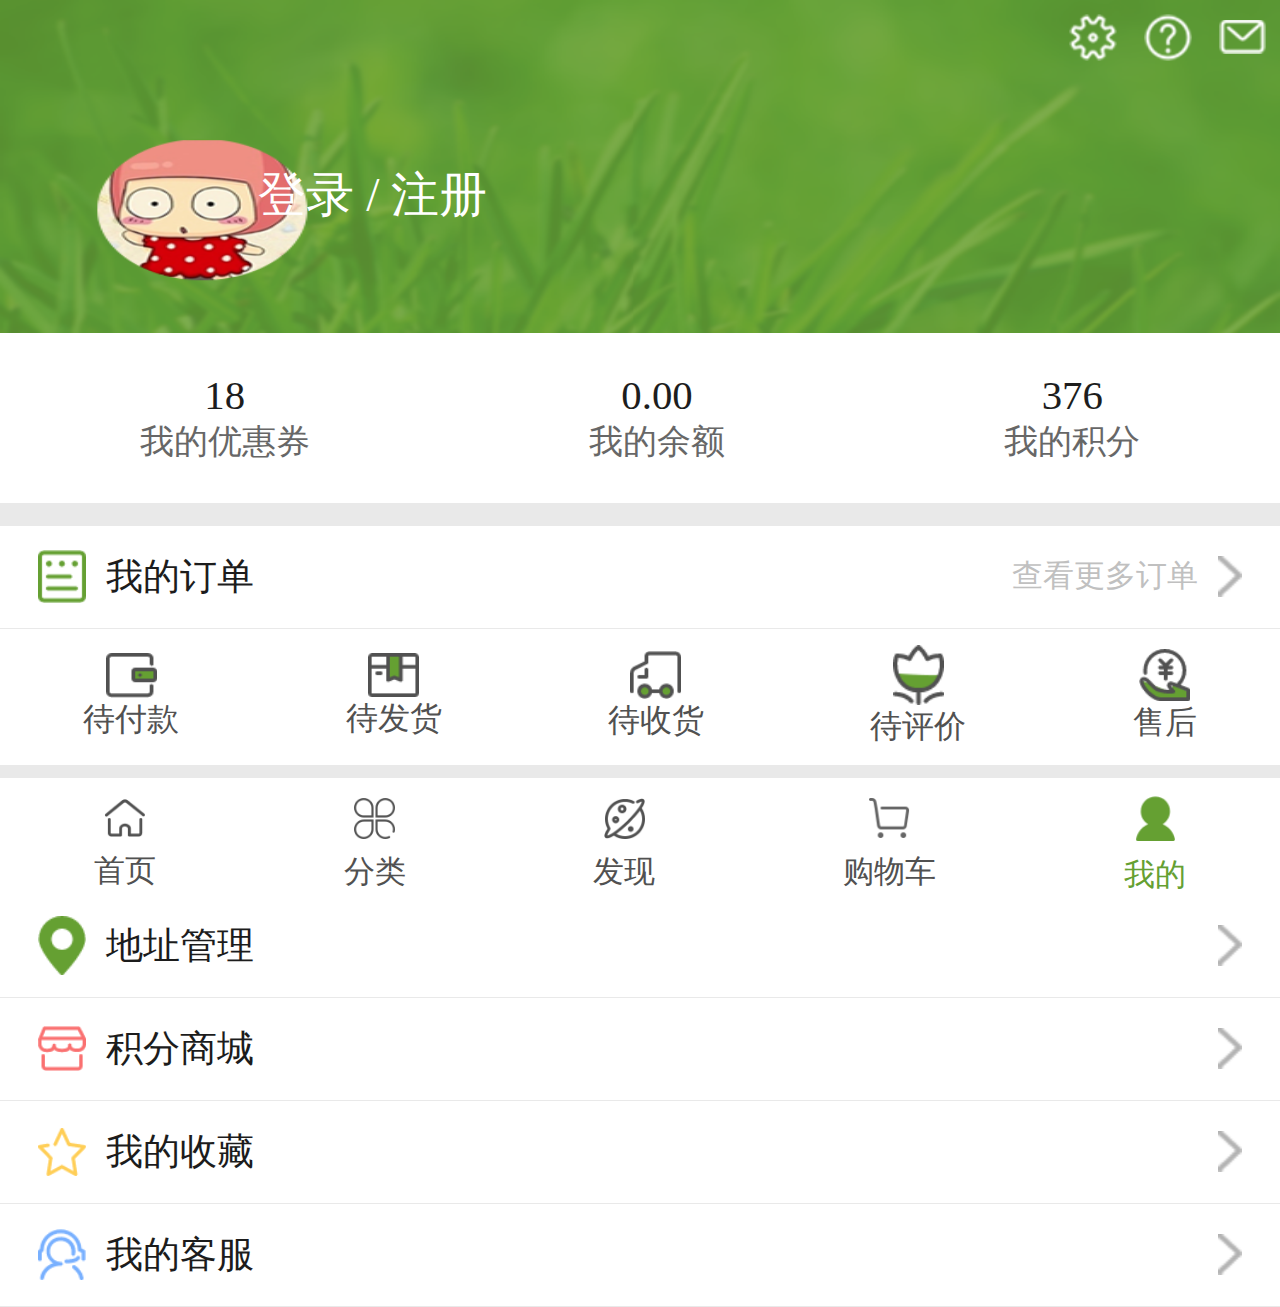
<file: login.html>
<!doctype  html>
<html lang="en">
<head>
    <meta charset="UTF-8" />
    <title>login</title>
    <link rel="stylesheet" type="text/css" href="css/login.css">
    <meta name="viewport" content="width=device-width, initial-scale=1.0, maximum-scale=1.0, user-scalable=0" />
</head>
<body>
<header>
    <div class="logo">
        <img src="image/settings.png" alt="">
        <img src="image/question.png" alt="">
        <img src="image/mail.png" alt="" class="logo_img">
    </div>
    <p> 登录 / 注册</p>
</header>
<div class="num">
    <ul>
        <li><span>18</span><span>我的优惠券</span></li>
        <li><span>0.00</span><span>我的余额</span></li>
        <li><span>376</span><span>我的积分</span></li>
    </ul>
</div>
<div class="order">
    <div class="order_left">
        <img src="image/form.png" alt="">
        我的订单
    </div>
    <div class="order_right">
        查看更多订单
        <img src="image/right.png" alt="">
    </div>
</div>
<div class="nav">
    <ul>
        <li><img src="image/pay.png" alt="">待付款</li>
        <li><img src="image/send.png" alt="">待发货</li>
        <li><img src="image/deliver.png" alt="">待收货</li>
        <li><img src="image/evaluate.png" alt="">待评价</li>
        <li><img src="image/sponsor.png" alt="">售后</li>
    </ul>
</div>
<div class="order">
    <div class="order_left">
        <img src="image/friend_light.png" alt="">
        会员中心
    </div>
    <div class="order_right">
        <img src="image/right.png" alt="">
    </div>
</div>
<div class="order">
    <div class="order_left">
        <img src="image/location_fill.png" alt="">
        地址管理
    </div>
    <div class="order_right">
        <img src="image/right.png" alt="">
    </div>
</div>
<div class="order">
    <div class="order_left">
        <img src="image/shop.png" alt="">
        积分商城
    </div>
    <div class="order_right">
        <img src="image/right.png" alt="">
    </div>
</div>
<div class="order">
    <div class="order_left">
        <img src="image/favor.png" alt="">
        我的收藏
    </div>
    <div class="order_right">
        <img src="image/right.png" alt="">
    </div>
</div>
<div class="order">
    <div class="order_left">
        <img src="image/service.png" alt="">
        我的客服
    </div>
    <div class="order_right">
        <img src="image/right.png" alt="">
    </div>
</div>
<div class="footer">
    <ul>
        <a href="index.html"><img src="image/home.png" alt="">首页</a>
        <a href="classify.html"><img src="image/all.png" alt="">分类</a>
        <a href="guide.html"><img src="image/discover.png" alt="">发现</a>
        <a href="detail.html"><img src="image/foot-cart.png" alt="">购物车</a>
        <a href="###"><img src="image/people_fill.png" alt="">我的</a>
    </ul>
</div>
</body>
</html>
</file>
<file: css/ware.css>
body,ul,ol,li,p,span,a,h1,h2,h3,h4,h5,h6,form,fieldset,table,td,img,div,section{
    margin:0;
    padding:0;
    border:0;
    }
body,html{
    width:100%;
    height:100%;
    background: #e9e9e9;
    }
html{font-size:30px}
@media screen and (min-width:360px){html{font-size:29px}}
@media screen and (min-width:412px){html{font-size:31px}}
@media screen and (min-width:320px){html{font-size:25px}}
@media screen and (min-width:375px){html{font-size:30px}}
@media screen and (min-width:414px){html{font-size:32px}}
@media screen and (min-width:768px){html{font-size:40px}}
@media screen and (min-width:1024px){html{font-size:50px}}
ul li{
    list-style: none;
}
a{
    text-decoration: none;
}
header{
    width:100%;
    height:2.5rem;
    background:#fff;
    position: relative;
    display: flex;
    justify-content:center;
    align-items:center;
}
.form{
    width:86%;
    padding:0 3%;
    height:1.4rem;
    border:1px solid #eaeaea;
    border-radius: 9px;
    background:#eaeaea;
    display: flex;
    align-items:center;
    position: relative;
}
.form input{
    background:#eaeaea;
    border:hidden;
    height:100%;
    font-size:0.5rem;
    color: #515151;
    margin-left: 0.3rem;
    text-overflow: ellipsis;
    overflow: hidden;
}
.form img:first-child{
    width:0.6rem;
    display: block;
}
.right_img{
    width:0.55rem;
    display: block;
    position: absolute;
    right: 3%;
}
.nav{
    width:100%;
    height:4.5rem;
    background:#fff;
    border-top:1px solid #e9e9e9;
    display: flex;
    justify-content:space-around;
    align-items:center;
}
.nav img{
    width:3.5rem;
    height: 3.5rem;
}
.main{
    width:100%;
    height:20rem;
    margin-top:0.72rem;
    background:#fff;
    position: relative;
    margin-bottom: 1.6rem;
}
.main span:first-child{
    height:100%;
    width:1px;
    position: absolute;
    top:0;
    left:50%;
    background:#eaeaea;
}
.con{
    width:45%;
    height:5rem;
    float:left;
    padding-left: 5%;
    position: relative;
    border-bottom: 1px solid #eaeaea;
}
.con p:first-child{
    font-size:.5rem;
    color: #1c1c1c;
    margin-top:5%;
}
.text{
    font-size:0.4rem;
    color: #c0c0c0;
}
.frut{
    height:3rem;
    padding-top:.2rem;
    display: flex;
    justify-content:center;
    align-items:center;
}
.frut img{
    width:3.7rem;
}
.footer{
    width: 100%;
    height:1.6rem;
    padding-top:1%;
    position: fixed;
    bottom: 0;
    left:0;
    z-index: 10;
    background:#fff;
    border-top:1px solid #e9e9e9;
}
.footer ul{
    width: 100%;
    height:100%;
    display: flex;
    justify-content:space-around;
}
.footer ul a{
    font-size:.4rem;
    color:#515151;
    display: flex;
    flex-direction:column;
    align-items:center;
    align-self:center;
}
.footer ul a:nth-child(2){
    color:#65a032;
}
.footer ul a img{
    width:.6rem;
    margin-bottom: 0.2rem;
}
</file>
<file: css/xq.css>
body,html{
	width:100%;
	height:100%;
    font-size: 20px;
}
body,ul,ol,li,p,h1,h2,h3,h4,h5,h6,form,fieldset,table,td,img,div,span{
	margin:0;
	padding:0;
	border:0;
}
body{
    font-family: '微软雅黑';
}
@media screen and (min-width:320px){html{font-size:20px}}
@media screen and (min-width:375px){html{font-size:24px}}
@media screen and (min-width:414px){html{font-size:28px}}
@media screen and (min-width:768px){html{font-size:36px}}
@media screen and (min-width:1024px){html{font-size:40px}}
a{
    text-decoration:none;
}
.content{
    width: 100%;
    position: relative;
}
.header{
    width: 100%;
    height: 2.2rem;
    background: rgba(255, 255, 255, .8);
    position: fixed;
    background:#fff;
    opacity: .9;
}
.img_1{
    width: .375rem;
    height: .65rem;
    transform: rotate(180deg);
    margin-left: .65rem;
    vertical-align: middle;
}
.header span{
    display: inline-block;
    width: 1.625rem;
    height: 2.2rem;
    vertical-align: middle;
    font-size: .8rem;
    line-height: 2.2rem;
    text-align: center;
    margin-right: 1rem;
}
.span_1{
    border-bottom: 1px solid #65a032;
    box-sizing: border-box;
    margin-left: 2rem;
    color:#65a032;
}
.img_2{
    width: 1rem;
    height: 1rem;
    position: absolute;
    right: 2.2rem;
    top: .65rem;
}
.img_3{
    position: absolute;
    right: 1.3rem;
    width: .2rem;
    top: .65rem;
}
.img_4{
    width:100%;
}
.title{
    width: 100%;
    height: 2.75rem;
    margin-top: -.25rem;
    display: inline-flex;
    font-size: .8rem;
}
.title p{
    padding:.5rem .625rem;
    color:#1c1c1c;
    line-height:1rem;
    width: 14.25rem;
}
.title div{
    width: 3.25rem;
    display: flex;
    justify-content: center;
    align-items: center;
    flex-flow: column;
    font-size: .5rem;
}
.title div img{
    width: .75rem;
}
.prc{
    height: 1.5rem;
    width: 100%;
    padding-left:.325rem;
    box-sizing: border-box;
}
.prc span{
    color: #f96004;
    font-size: 1rem;
}
.prc_1{
    line-height: 1.5rem;
}
.prc_1 b{font-weight: 400;font-size: 0.7rem;}
.span_2{
    font-size: .8rem !important;
    line-height: 1.5rem;
}
.span_3{
    display: inline-block;
    box-sizing: border-box;
    border: 1px solid #f96004;
    padding: 0rem .2rem;
    font-size: .375rem !important;
    border-radius: 3px;
    margin-left: .5rem;
}
.span_4{
    display: inline-block;
    box-sizing: border-box;
    border: 1px solid #65a032;
    color: #65a032 !important;
    padding: 0rem .2rem;
    font-size: .375rem !important;
    border-radius: 3px;
    margin-left: .325rem;
}
.prc_con{
    font-size: 0.5rem;
    padding-left:.5rem;
    color: #b4b4b4;
    margin-top: 0.2rem;
}
del{
    color: #b4b4b4;
}
.prc_2{
    height:1.25rem;
    font-size: 0.5rem;
    padding-left:.5rem;
    padding-right:.5rem;
    color: #b4b4b4;
    display: flex;
    justify-content: space-between;
    margin-top: .8rem;
}
.prc_3{
    width: 100%;
    height: 2.3rem;
    background: #fafafa;
    padding-left:.5rem;
    padding-right:.5rem;
    display: inline-flex;
    font-size: .625rem;
    line-height: 2.3rem;
    position: relative;
    box-sizing: border-box;
    border-bottom: 1px solid #eaeaea;
}
.prc_3 span{
    display: block;
    width: 4rem;
    height: 2.rem;
}
.m_r{
    margin-right: 1.75rem
}
.prc_3 span img{
    width: .625rem;
    vertical-align: middle;
    color: #d0d0d0;
}
.img_5{
    width: .3rem;
    height: .5rem;
    position: absolute;
    top: .9rem;
    right:.625rem;
}
.img_6{
    width: .3rem;
    height: .5rem;
    position: absolute;
    top: 1.25rem;
    right:.625rem;
}
.prc_4{
    height: 2.75rem;
    background: #fafafa;
    box-sizing: border-box;
    padding: .5rem .625rem;
    position: relative;
}
.prc_4 span{
    display: flex;
    height: .8rem;
    width: 15rem;
    font-size: .5rem;
    line-height: .7rem;
    vertical-align: middle;
    margin-bottom: .2rem;
}
.prc_4 span img{
    width: 1.2rem;
    height: .8rem;
    float: left;
    vertical-align: middle;
    margin-right: .4rem;
}
.bgc_1{
    height: .5rem;
    width: 100%;
    background: #e9e9e9
}
.con_1{
    height: 2.25rem;
    width: 100%;
    position: relative;
}
.con_1 span{
    display: block;
    height: 2.25rem;
    width: 2.75rem;
    font-size: .625rem;
    padding: .5rem .625rem;
    line-height: 1.25rem;
}
.img_7{
    width: .3rem;
    height: .5rem;
    position: absolute;
    top: .9rem;
    right:.625rem;
}
.con_2{
    width: 100%;
    height: 1.95rem;
    position: relative;
    line-height: 1.95rem;
}
.con_2 span{
    font-size: .625rem;
    padding: .5rem .625rem;
}
.con_2 div span{
    color: #f96004
}
.span_5{
    position: absolute;
    right: 1.25rem;
    top: 0.2rem;
    font-size: .625rem;
}
.cont_3{
    height: 18rem;
    width: 100%;
    padding: .5rem .625rem;
    box-sizing: border-box;
}
.cont_3_top{
    width: 100%;
    height: 7.5rem;
}
.cont_3_tit{
    width: 100%;
    height: 1.25rem;
    font-size: .6rem;
}
.cont_3_tit img{
    width: .6rem;
    vertical-align: middle;
}
.cont_3_tit .img{
    height: 1.25rem;
    width: 1.25rem;
    margin-right:.2rem;
}
.cont_3_txt{
    font-size: .5rem;
    margin-top: .5rem;
    line-height: 1rem;
}
.cont_3_img img{
    width: 2.5rem;
    margin-right: .5rem;
}
.cont_3_time{
    font-size: .5rem;
    margin-top: .375 rem;
}
.m_t{
    margin-top: .625rem;
}
.but{
    width: 100%;
    display: flex;
    justify-content: center;
}
.but button{
    width: 5rem;
    height: 1.5rem;
    font-size: .375rem;
    border: #65a032 1px solid;
    background: #fff;
    color: #65a032;
    border-radius: .3rem;
}
.cont_4{
    width: 100%;
    height: 7.5rem;
    padding: .5rem .625rem;
    box-sizing: border-box;
}
.cont_4_tit{
    width: 100%;
    height: 1.65rem;
    font-size: .65rem;
}
.cont_4_tit img{
    width: 2.25rem;
    height: 1.65rem;
    vertical-align: middle;
    margin-right: .5rem;
}
.cont_4_con{
    width: 100%;
    height: 2.5rem;
    display: flex;
    align-items: center;
}
.cont_4_con span{
    display: block;
    width: 33.3%;
    height: 1.7rem;
    display: flex;
    justify-content: center;
    align-items: center;
    flex-flow: column;
    text-align: center;
    font-size: .5rem;
    color: #747474;
}
.cont_4_con span abbr{
    color: #1c1c1c;
    font-size: .6rem;
}
.b_r{
    border-right: 1px solid #eaeaea;
}
.cont_4_ft{
    height: 2.35rem;
    width: 100%;
    display: inline-flex;
}
.cont_4_ft div{
    width: 50%;
    height: 2.35rem;
    display: flex;
    justify-content: center;
    align-items: center;
}
.cont_4_ft div button{
    width: 4.5rem;
    height: 1.5rem;
    font-size: .375rem;
    border: #65a032 1px solid;
    background: #fff;
    color: #65a032;
    border-radius: .3rem;
}
.cont_5{
    padding: .5rem .625rem;
    box-sizing: border-box;
    width: 100%;
    height: 8.9rem;
}
.cont_5_tit{
    height: .9rem;
    font-size: .5rem;
    text-align: center;
    display: flex;
    justify-content: center;
}
.cont_5_tit::before{
    display: block;
    content: " ";
    width: 1.95rem;
    height: 1px;
    background: #65a032;
    margin-top: .49rem;
}
.cont_5_tit::after{
    display: block;
    content: " ";
    width: 1.95rem;
    height: 1px;
    background: #65a032;
    margin-top: .49rem;
}
.cont_5_tit b{
    padding: 0 .3rem;
}
.img_8{
    width: 3.5rem;
    height: 3.5rem;
}
.img_9{
    height: 3.5rem;
}
.cont_5_lf{
    width: 4rem;
    font-size: .75rem;
    color: #767676;
}
.cont_5_lf span{
    display: block;
}
.del_1{
    font-size: .5rem;
}
.span_6{
    color: #f96004;
}
.cont_5_con{
    padding: 0 .625rem;
    display: flex;
    justify-content: space-between
}
.span_7{
    white-space: nowrap;
}
.cont_6{
    height: 1.125rem;
    font-size: .5rem;
    line-height: 1.125rem;
    display: flex;
    justify-content: center;
    vertical-align: middle;
}
.img_10{
    width: .375rem;
    height: .65rem;
    transform: rotate(270deg);
    margin-left: .65rem;
    vertical-align: middle;
    margin-top: .3rem;
    margin-right: .3rem;
}
.img_11{
    width: 100%;
}
.footer{
    width:100%;
    height:2.4rem;
    position: fixed;
    bottom: 0;
    left:0;
    z-index: 10;
    background:#fff;
}
.footer ul{
    width: 40%;
    height:100%;
    float: left;
    padding-top:1%;
    display: flex;
    justify-content:space-around;
}
.footer ul a{
    font-size:0.5rem;
    color:#515151;
    display: flex;
    flex-direction:column;
    align-items:center;
    align-self:center;
}
.footer ul a img{
    width:.9rem;
	margin-bottom: .2rem;
}
.footer p{
    width:30%;
    height:100%;
    float: left;
    color:#fff;
    font-size:0.7rem;
    display: flex;
    justify-content: center;
    align-items:center;
}
.green{
    background:#65a032;
}
.ora{
    background:#f96004;
}
</file>
<file: css/gd.css>
@charset "utf-8";
html{font-size: 20px}
.s1{
    width: 100vw;
    height: 100vh;
    background: #A7C35F;
    overflow: hidden;
}
.yuan1{
    box-shadow:0 0 8px 10px  #C1D483;
    border-radius: 50%;
    width: 58vw;
    position: absolute;
    z-index: 10;
    top: 25vh;
    left: 21vw;
}
.big{
    transform: scale(2);
}
.guoshu1{
    position: absolute;
    width: 58vw;
    z-index: 10;
    top: 33vh;
    left: 22vw;
}
.sun{
    position: absolute;
    width: 12vw;
    z-index: 10;
    top: -2vh;
    left: 22vw;
}
.yun3{
    position: absolute;
    width: 25vw;
    z-index: 13;
    top: -2vh;
    left: 72vw;
}
.yun4{
    position: absolute;
    width: 29vw;
    z-index: 10;
    top: -3vh;
    left: 62vw;
}
.yc2{
    position: absolute;
    width: 100vw;
    z-index: 11;
    top: 88.5vh;
}
.yc1{
    position: absolute;
    width: 100vw;
    z-index: 11;
    top: 90vh;
}
.font1{
    color: #fff;
    position: absolute;
    top: 63vh;
    left: 30vw;
    letter-spacing: 0.1rem;
    font-family: "幼圆";
}
.font1 li{margin-bottom: 0.5rem}
.font1 li:nth-of-type(1){
    font-size: 2rem;
    font-weight:bolder;
}
.font1 li:nth-of-type(2){
    font-size:0.9rem;
    text-indent: 2rem;
    margin-top: 1rem;
}
.font1 li:nth-of-type(3){
    font-size:0.9rem;
    text-indent: 5.5rem;
}
/**/
.s2{
    width: 100vw;
    height: 100vh;
    background: #8FCCCF;
}
.earth{
    position: absolute;
    width: 68vw;
    z-index: 10;
    top: 18vh;
    left: 15vw;
}

.dun{
    position: absolute;
    width: 12vw;
    z-index: 17;
    top: 48vh;
    left: 61vw;
}
.guoshu2{
    top: 24vh;
}
/**/
.s3{
    width: 100vw;
    height: 100vh;
    background: #EC8380;
}
.font2 li{margin-bottom: 0.5rem}
.font2 li:nth-of-type(2){
    font-size:0.9rem;
    text-indent: -2rem;
    margin-top: 1rem;
}
.font2 li:nth-of-type(3){
    font-size:0.9rem;
    text-indent: -0.5rem;
}
.feiji{
    position: absolute;
    width: 88vw;
    z-index: 10;
    top: 25vh;
    left: 5vw;
}
.guoshu3{
    position: absolute;
    width: 66vw;
    z-index: 15;
    top: 24vh;
    left: 18vw;
}
.cd1{
    position: absolute;
    width: 20vw;
    z-index: 10;
    top: 15vh;
    right: 4vw;
}
.cd2{
    position: absolute;
    width: 15vw;
    z-index: 10;
    top: 22vh;
    left: 18vw;
}
.cd3{
    position: absolute;
    width: 15vw;
    z-index: 10;
    top: 50vh;
    right: 15vw;
}
/**/
.s4{
    width: 100vw;
    height: 100vh;
    background: #EABA28;
}
.shop{
    position: absolute;
    width: 31vw;
    z-index: 13;
    top: 36vh;
    left: 35vw;
}
.guoshu4{
    position: absolute;
    width: 66vw;
    z-index: 10;
    top: 15vh;
    left: 18vw;
}
/**/
.skip{
    background:#D3E1AF;
    color: #FFF;
    width: 20vw;
    line-height: 4vh;
    padding: 0.2rem;
    text-align: center;
    font-size: 0.6rem;
    border-radius: 0.5rem;
    margin: 3vh 3vw 0 0;
    float: right;
}
</file>
<file: css/login.css>
body,ul,ol,li,p,span,a,h1,h2,h3,h4,h5,h6,form,fieldset,table,td,img,div,section{
    margin:0;
    padding:0;
    border:0;
    }
body,html{
    width:100%;
    height:100%;
    background: #e9e9e9;
    }
html{font-size:20px}
@media screen and (min-width:320px){html{font-size:22px}}
@media screen and (min-width:375px){html{font-size:28px}}
@media screen and (min-width:414px){html{font-size:32px}}
@media screen and (min-width:768px){html{font-size:50px}}
@media screen and (min-width:1024px){html{font-size:68px}}
header{
    width:100%;
    height:4.9rem;
    background:url(../image/bg.png)no-repeat;
    position: relative;
    background-size: 100% 100%;
}
ul li{
    list-style:none;
}
a{
    text-decoration: none;
}
.logo{
    width:100%;
    display: flex;
    justify-content: flex-end;
    align-items:center;
}
.logo img{
    width:0.7rem;
    height:0.7rem;
    margin:0.2rem 0.2rem;
}
.logo img:last-child{
    width:0.7rem;
    height:0.5rem;
}
header p{
    font-size:0.7rem;
    position: absolute;
    color:#fff;
    top:2.4rem;
    left:3.8rem;
}
.num{
    width:100%;
    height:2.5rem;
    background:#fff;
    margin-bottom:0.33rem;
}
.num ul{
    width:100%;
    height:100%;
    display: flex;
    justify-content:space-around;
}
.num ul li{
    height:100%;
    display:flex;
    flex-direction:column;
    justify-content:center;
    align-items:center;
}
.num ul li span:first-child{
    font-size:0.6rem;
    color:#1d1d1d;

}
.num ul li span:last-child{
    font-size:0.5rem;
    color:#676767;
}
.order{
    width:100%;
    height:1.5rem;
    background:#fff;
    border-bottom:1px solid #e9e9e9;
}
.order_left{
    width:47%;
    padding-left:3%;
    height:100%;
    float: left;
    font-size:.55rem;
    color:#1c1c1c;
    display: flex;
    align-items:center;
}
.order_left img{
    width:0.7rem;
    margin-right:0.3rem;
}
.order_right{
    width:47%;
    padding-right:3%;
    font-size:.45rem;
    color:#c0c0c0;
    height:100%;
    float: left;
    display: flex;
    justify-content:flex-end;
    align-items:center;
}
.order_right img{
    height:0.6rem;
    margin-left: 0.3rem;
    opacity: 0.5;
}
.nav{
    width:100%;
    height:2rem;
    background:#fff;
    margin-bottom: 0.4rem;
}
.nav ul{
    width:100%;
    height:2rem;
    display: flex;
    justify-content:space-around;
}
.nav ul li{
    height:2rem;
    color:#515151;
    font-size:0.47rem;
    display: flex;
    flex-direction:column;
    justify-content:center;
    align-items:center;
}
.nav  ul li img{
    width:0.75rem;
}
.list{
    width:100%;
    height:1.7rem;
    background:#fff;
}
.footer{
    width: 100%;
    height:1.6rem;
    padding-top:1%;
    position: fixed;
    bottom: 0;
    left:0;
    z-index: 10;
    background:#fff;
    border-top:1px solid #e9e9e9;
}
.footer ul{
    width: 100%;
    height:100%;
    display: flex;
    justify-content:space-around;
}
.footer ul a{
    font-size:.45rem;
    color:#515151;
    display: flex;
    flex-direction:column;
    align-items:center;
    align-self:center;
}
.footer ul a:last-child{
    color:#65a032;
}
.footer ul a img{
    width:.6rem;
    margin-bottom: 0.2rem;
}
</file>
<file: css/index.css>
html{
    background:#e9e9e9
}
.banner{
    width: 100%;
    height: 4rem;
    overflow: hidden;
    background: #fff;
}
.swiper-container{
    height: 100%;
    width: 100%;
    position: relative;
}
.swiper-slide img{
    height: 100%;
    width: 100%;
}
/**/
.content{
    width: 93.6%;
    margin: 0 auto;
}
.swiper-slide-tit,.swiper-tit-se,.siper-tit-th, .swiper-font,.nav-serach-img, .banner-nav, .swiper-slide img{
    position: absolute;
}
.nav-adress, .nav-search,.family-content-img,.family-nav,.like-contetn, .like-nav,.nav-icon,.recommend-nav{
    background-repeat: no-repeat;
    background-size: contain;
}
.nav-contrl,.footer-content,.like-intro-sider, .like-intro,.like,.sacre-intro-img, .like-intro-sider,.scare-intro,.scare-tit-content,.scare-time, .scare-tit-nav,.banner-nav,.nav-foot-content,.nav-foot,.nav-foot-tit,.nav-show,.nav-item,.nav-sider-img, .nav-adress{
    display: flex;
    justify-content: center;
    align-items: center;
}
/**/
.banner-nav{
    height:0.80rem;
    z-index: 2;
    color: #ffffff;
    background: rgba(0, 0, 0, 0.3);
    width: 100%;
    display: flex;
    align-items: center;
    padding: 0 5vw;
}
.nav-adress{
    width: 1.6rem;
    height: .586rem;
    background-image: url(../img/right.png);
    font-size: 0.24rem;
    line-height: .1rem;
}
.nav-content{
    width: 7.77rem;
    height: .586rem;
    position: relative;
    margin-left: .57rem;
}
.nav-search{
    width: 5rem;
    height: 100%;
    box-sizing: border-box;
    padding: 0 .7rem;
    background-color: #fff;
    border: 1px solid #eeeeee;
    border-radius: .25rem;
    font-size: .24rem;
}
.nav-serach-img, .nav-voice, .nav-icon{
    height: .37rem;
    position: absolute;
    top: .1rem;
}
.nav-serach-img{
    left: .18rem;
}
.nav-voice{
    left: 4.3rem;
}
.nav-icon{
    height: 100%;
    width: 1.6rem;
    display: inline-block;
    right: 9vw;
    top: 0;
    background-image: url(../img/message.png),url(../img/scan.png);
    background-position: left,right;
    background-size: contain;
    transform: scale(0.8);
}
/*导航栏结束*/
.swiper-slide-tit{
    font-family:fzzhengheis-el-gbregular;
    font-size: 0.277rem;
    top: 1.21rem;
}
.swiper-slide-tit, .swiper-font,.swiper-tit-se, .siper-tit-th{
    left:1.667rem;
    color: #fff;
    line-height: 1.6;
}
.swiper-font{
    font-family: FZLTCHJW;
    font-size: .692rem;
    top: 1.48rem; 
}
.swiper-tit-se{
    font-family: FZLTCHJW;
    font-size: .3865rem;
    top: 2.4rem;
    color: #333;
}
.siper-tit-th{
    font-family:fzzhengheis-el-gbregular;
    font-size: 0.65rem;
    color: #fff700;
    top: 2.8rem;
}
.siper-tit-th span{
    font-size: .3104rem;
    line-height: 2.674;
    color: #333;
    margin-left: -.1rem;
}
.nav, .scare, .like,.footer, .recommend, .family{
    width: 100%;
    height: 6.28rem;
    background: #fff;
    overflow: hidden;
    margin-bottom: .26666667rem;
}
/**/
.nav-item,.nav-show{
    height: 4.72rem;
    flex-direction: column;
    flex-wrap: wrap;
}
.nav-show{
    width: 100%;
}
.nav-sider{
    height: 50%;
    width: 25%;
    text-align: center;
    display: block;
    color:#1c1c1c;
}
.nav-sider-img{
    height: 74%;
    width: 100%;
}
.nav-sider-img img{
    width: 1.36rem;
}
.nav-sider p{
    font-family: fzzhengheis-el-gbregular;
    font-size: .32rem;
}
.nav-contrl{
    width: 100%;
    height: .56rem;
    border-bottom: 1px solid #eaeaea;
}
.contrl-item{
    height: .16rem;
    width: .16rem;
    border-radius: 50%;
    border: 1px solid #6ca43c;
    margin-right: .15rem
}
.conterl-active{
    background: #6ca43c
}
.show-active,.show-back{
    transform: translateX(-100%);
    transition: all .5s;
}
.show-back{
    transform: translateX(0%);
}
.nav-foot{
    height: 1.01rem;
}
.nav-foot-tit,.scare-tit-nav{
    width: 2.05rem;
    height: 100%;
}
.nav-foot-tit img{
    width: .38rem;
}
.nav-foot-tit p{
    font-size: .37rem;
    line-height: 1.2;
    color: #65a032;
    margin-left: .08rem;
}
.nav-foot-content{
    width: 7.306rem;
    height: 100%;
}
.nav-foot-content p{
    font-size: .32rem;
    color: #1c1c1c;
}
.nav-foot-content img{
    height: .26666667rem;
    margin-left: .12rem;
}
/**/
.scare{
    height: 4.93rem;
}
.scare-tit{
    width: 100%;
    height: .93rem;
    border-bottom: 1px solid #eaeaea;
}
.scare-tit-content{
    height: 100%;
    justify-content: space-between;
}
.scare-tit-nav{
    position: relative;
}
.scare-tit-nav>p,.scare-tit-nav>p::before{
    font-size: .453rem;
    line-height: 1;
    color: #65a032;
    position: absolute;
    left: .2rem;
}
.scare-tit-nav>p::before{
    content: "";
    position: absolute;
    left: -.2rem;
    width: .16rem;
    height: .467rem;
    background: #65a032;
}
.scare-time{
    height: 100%;
    width: 2.45rem;
    color:#f96004;
    font-size: .26rem;
    line-height: 1.42;
}
.time-circle{
    height: .5rem;
    width: .5rem;
    border-radius: 50%;
    background: #f96004;
    font-size: .29rem;
    line-height: 1.55;
    color: #fff;
    margin: 0 .08rem;
    text-align: center;
}
.scare-intro{
    height: 4rem;
    color: #767676;
}
.scare-intro-item,.like-intro-content{
    height: 100%;
    width: 33%;
    color: #767676;
}
.sacre-intro-img{
    height: 2.13rem;
     width: 100%;
    justify-content: flex-start;
}
.sacre-intro-img img{
    width:2.26rem;
}
.sacre-spe-img{
    max-height: 2.12rem;
    max-width: 1.6rem;
}
.sarcre-intro-tit:nth-child(3){
    color: #f96004;
    font-size: .373rem;
    line-height: 1.21;
}
.sarcre-intro-tit:nth-child(2){
    font-size: .373rem;
    line-height: 1.21;
}
.sarcre-intro-tit{
   font-size: .32rem;
   line-height: 1.41;
   margin-bottom: .1rem;
}
.spe-line{
    text-decoration: line-through;
}
.recommend,.like{
    height: 13.013rem;
    flex-direction: column;
}
.recommend-nav,.like-nav{
    height: 1.2rem;
    background-image: url(../img/tit.png);
    background-size: 59%;
    background-position: center;
}
.recommend-content,.like-contetn{
    height: 3.48rem;
    width: 100%;
    background-image: url(../img/like2.png);
    background-size: cover;
}
.like-contetn:nth-child(2){
    background-image: url(../img/like.png);
}
.like-intro{
    height: 4.95rem;
}

.like-intro-sider{
    width: 100%;
    height: 2.626rem;
    justify-content: flex-start;
}
.like-intro-sider img{
    max-width: 2.86rem;
    max-height: 100%;
    margin-top: -.1rem;
}
.recommend-nav{
    background-image: url(../img/tit1.png)
}
.recommend-content:nth-child(2){
    background-image: url(../img/build.png)
}
.recommend-content{
    background-image: url(../img/timg.png)
}
.family{
    height: 18.17rem;
    margin-bottom: 1rem;
}
.family-nav{
    height: 1.53rem;
    width:100%;
    background-image: url(../img/tit3.png);
}
.family-content{
    width: 100%;
    height: 3.3rem;
    border-bottom: 1px solid #eaeaea;
    display: flex;
}
.family-content-img, .family-content-intro{
    height: 100%;
    width: 4.83rem;
    position: relative;
}
.family-content-img{
    background-size: 82%;
    background-image: url(../img/family1.png);
    background-position: center;
}
.family1{
    background-image: url(../img/family2.png);
}
.family2{
    background-image: url(../img/family3.png);
}
.family3{
    background-image: url(../img/family5.png);
}
.family4{
    background-image: url(../img/family4.png);
    background-size: 71%;
}
.family-intro-tit{
    font-size: .453rem;
    line-height: 1;
    color: #1c1c1c;
    margin-top: .49rem;
}
.family-intro-tit:nth-child(2),.family-intro-tit:nth-child(3) span{
    font-size: .34rem;
    line-height: 1.3;
    color: #676767
}
.family-intro-tit:nth-child(3){
    color: #f96004
}
.family-intro-tit:nth-child(3) span{
    color: #f96004
}
.family-content-intro img{
    height: .653rem;
    position: absolute;
    bottom: .26667rem;
    right: .44rem;
}
/**/
.footer{
    height: 1.33rem;
    margin: 0;
    display: flex;
    justify-content: space-between;
    position: fixed;
    top: 92.5vh;
}
.footer-content{
    width: 20%;
    height: 100%;
    flex-direction: column;
    text-align: center;
}
.footer-content>img{
    height:.56rem; 
}
.footer-intro{
    font-size: .26rem;
    color: #515151;
    margin-top: .1rem;
}
.footer-intro:hover{
    color:#65a032
}
.footer-intro-active{
    color:#65a032
}
</file>
<file: css/reset1.css>
@charset "utf-8";
html,body,header,section,footer,div,ul,li,ol,a,img,span,i,h3,h,p,form{ margin:0; padding:0}
html,body{ width:100%;height: 100%}
li{ list-style:none; display:block}
a{ text-decoration:none; display:block}
i{ font-style:normal; display:block}
b{font-style: normal;display: inline-block;font-weight: 400}
span{ display:block}
button{ outline:none}
</file>
